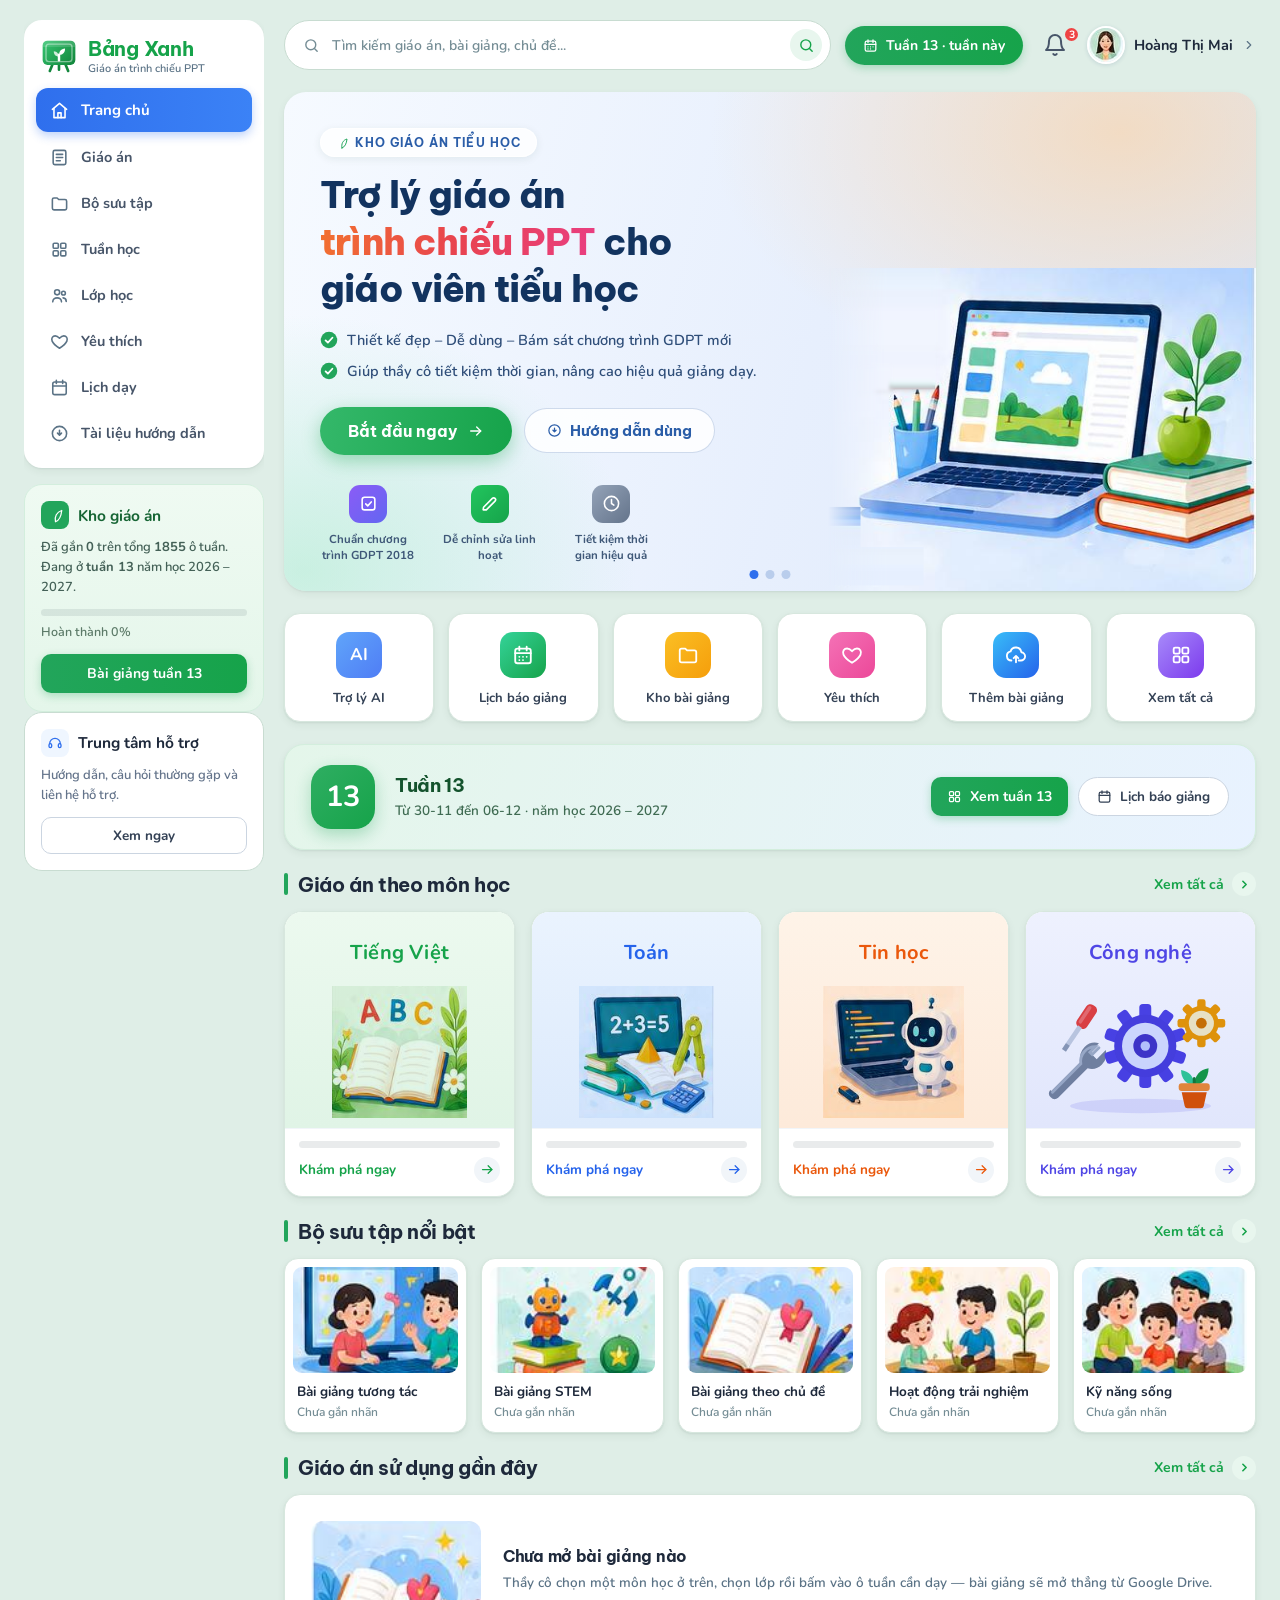
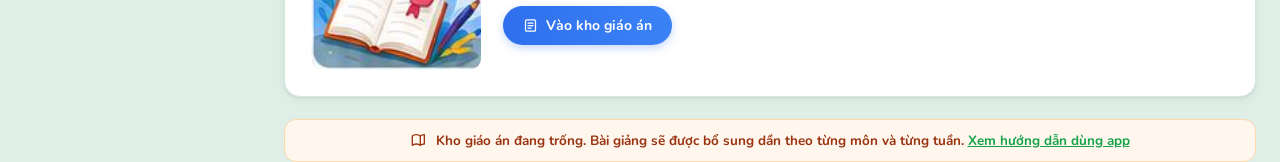
<file: index.html>
<!DOCTYPE html>
<html lang="vi">
<head>
<meta charset="UTF-8">
<meta name="viewport" content="width=device-width, initial-scale=1.0, viewport-fit=cover">
<title>Bảng Xanh – Giáo án trình chiếu PPT</title>
<meta name="description" content="Kho bài giảng trình chiếu PPT tiểu học theo môn, lớp và 35 tuần học, mở thẳng từ Google Drive.">
<link rel="icon" href="data:image/svg+xml,<svg xmlns='http://www.w3.org/2000/svg' viewBox='0 0 36 36'><path d='M12 25.6 9.3 32.2M24 25.6l2.7 6.6M18 25.6V31' stroke='%2312873c' stroke-width='2.5' stroke-linecap='round' fill='none'/><rect x='2.5' y='3.5' width='31' height='23' rx='4.6' fill='%2318a94e'/><rect x='5.7' y='6.7' width='24.6' height='16.6' rx='2.7' stroke='%23ffffff' stroke-opacity='.45' stroke-width='1.3' fill='none'/><path d='M18 22.1v-5.4' stroke='%23fff' stroke-width='2.3' stroke-linecap='round' fill='none'/><path d='M18.3 17c-.5-3.2 1.7-5.8 5.4-6.1.3 3.4-1.9 6-5.4 6.1z' fill='%23fff'/><path d='M17.7 18.6c.2-2.6-1.6-4.7-4.6-5-.2 2.8 1.6 5 4.6 5z' fill='%23ffffff' fill-opacity='.78'/></svg>">
<link rel="apple-touch-icon" href="assets/img/icon.svg">
<link rel="manifest" href="manifest.webmanifest">
<meta name="theme-color" content="#16a34a">
<meta name="apple-mobile-web-app-capable" content="yes">
<meta name="apple-mobile-web-app-title" content="Bảng Xanh">
<meta property="og:title" content="Bảng Xanh – Giáo án trình chiếu PPT tiểu học">
<meta property="og:description" content="Chọn môn → chọn lớp → chọn tuần là có ngay bài giảng, mở thẳng từ Google Drive.">
<meta property="og:type" content="website">
<link rel="preconnect" href="https://fonts.googleapis.com">
<link rel="preconnect" href="https://fonts.gstatic.com" crossorigin>
<!-- Be Vietnam Pro: font thiết kế riêng cho tiếng Việt, dấu thanh đặt cân đối
     nên tiêu đề chữ to không bị chồng dấu. Nunito giữ lại làm dự phòng. -->
<link href="https://fonts.googleapis.com/css2?family=Be+Vietnam+Pro:wght@500;600;700;800;900&family=Nunito:wght@400;600;700;800;900&display=swap" rel="stylesheet">
<link href="https://fonts.cdnfonts.com/css/utm-avo" rel="stylesheet">
<link rel="stylesheet" href="assets/css/style.css">
</head>
<body>

<!-- ===== Bộ icon dùng chung (lấy từ bản thiết kế) ===== -->
<svg style="display:none" aria-hidden="true">
  <symbol id="i-home" viewBox="0 0 24 24"><path d="M3 10.5 12 3l9 7.5"/><path d="M5 9.5V21h14V9.5"/><path d="M10 21v-6h4v6"/></symbol>
  <symbol id="i-book" viewBox="0 0 24 24"><rect x="4" y="3" width="16" height="18" rx="2"/><path d="M8 8h8M8 12h8M8 16h5"/></symbol>
  <symbol id="i-folder" viewBox="0 0 24 24"><path d="M3 7a2 2 0 0 1 2-2h4l2 2h8a2 2 0 0 1 2 2v9a2 2 0 0 1-2 2H5a2 2 0 0 1-2-2V7z"/></symbol>
  <symbol id="i-grid" viewBox="0 0 24 24"><rect x="4" y="4" width="6.5" height="6.5" rx="1.5"/><rect x="13.5" y="4" width="6.5" height="6.5" rx="1.5"/><rect x="4" y="13.5" width="6.5" height="6.5" rx="1.5"/><rect x="13.5" y="13.5" width="6.5" height="6.5" rx="1.5"/></symbol>
  <symbol id="i-users" viewBox="0 0 24 24"><circle cx="9" cy="8" r="3.2"/><path d="M3.5 20c0-3 2.5-5 5.5-5s5.5 2 5.5 5"/><circle cx="17" cy="9" r="2.4"/><path d="M16.5 15c2.5.2 4 2 4 4.5"/></symbol>
  <symbol id="i-heart" viewBox="0 0 24 24"><path d="M12 20.5s-7.5-4.7-9.3-9C1.3 8 3.4 4.9 6.6 4.9c2 0 3.6 1.1 5.4 3 1.8-1.9 3.4-3 5.4-3 3.2 0 5.3 3.1 3.9 6.6-1.8 4.3-9.3 9-9.3 9z"/></symbol>
  <symbol id="i-calendar" viewBox="0 0 24 24"><rect x="3.5" y="5" width="17" height="16" rx="2.5"/><path d="M8 3v4M16 3v4M3.5 10h17"/></symbol>
  <symbol id="i-calendar-full" viewBox="0 0 24 24"><rect x="3.5" y="5" width="17" height="16" rx="2.5"/><path d="M8 3v4M16 3v4M3.5 10h17M8 14h.01M12 14h.01M16 14h.01M8 17.5h.01M12 17.5h.01"/></symbol>
  <symbol id="i-help" viewBox="0 0 24 24"><circle cx="12" cy="12" r="9"/><path d="M12 8v6M9.5 11.5 12 14l2.5-2.5"/></symbol>
  <symbol id="i-search" viewBox="0 0 24 24"><circle cx="11" cy="11" r="7"/><path d="m20 20-3.5-3.5"/></symbol>
  <symbol id="i-bell" viewBox="0 0 24 24"><path d="M18 8a6 6 0 0 0-12 0c0 7-3 9-3 9h18s-3-2-3-9"/><path d="M13.7 21a2 2 0 0 1-3.4 0"/></symbol>
  <symbol id="i-upload" viewBox="0 0 24 24"><path d="M7 18a5 5 0 0 1-.9-9.9A6 6 0 0 1 17.8 9 4.5 4.5 0 0 1 17 18h-2"/><path d="M12 13v7M9.5 15.5 12 13l2.5 2.5"/></symbol>
  <symbol id="i-download" viewBox="0 0 24 24"><path d="M12 4v12m0 0 4-4m-4 4-4-4"/><path d="M4 18v1a2 2 0 0 0 2 2h12a2 2 0 0 0 2-2v-1"/></symbol>
  <symbol id="i-chevron" viewBox="0 0 24 24"><path d="m9 6 6 6-6 6"/></symbol>
  <symbol id="i-back" viewBox="0 0 24 24"><path d="m15 6-6 6 6 6"/></symbol>
  <symbol id="i-arrow" viewBox="0 0 24 24"><path d="M4 12h15"/><path d="m13 6 6 6-6 6"/></symbol>
  <symbol id="i-clock" viewBox="0 0 24 24"><circle cx="12" cy="12" r="9"/><path d="M12 7v5l3 2"/></symbol>
  <symbol id="i-play" viewBox="0 0 24 24"><path d="M7 5.5v13l10.5-6.5z"/></symbol>
  <symbol id="i-eye" viewBox="0 0 24 24"><path d="M2.5 12S6 6 12 6s9.5 6 9.5 6-3.5 6-9.5 6-9.5-6-9.5-6z"/><circle cx="12" cy="12" r="2.8"/></symbol>
  <symbol id="i-link" viewBox="0 0 24 24"><path d="M10.5 13.5a4 4 0 0 0 5.7 0l2.6-2.6a4 4 0 1 0-5.7-5.7L11.6 6.7"/><path d="M13.5 10.5a4 4 0 0 0-5.7 0l-2.6 2.6a4 4 0 1 0 5.7 5.7l1.4-1.4"/></symbol>
  <symbol id="i-plus" viewBox="0 0 24 24"><path d="M12 5v14M5 12h14"/></symbol>
  <symbol id="i-trash" viewBox="0 0 24 24"><path d="M4 7h16M9 7V5h6v2M6 7l1 13h10l1-13"/></symbol>
  <symbol id="i-x" viewBox="0 0 24 24"><path d="M6 6l12 12M18 6 6 18"/></symbol>
  <symbol id="i-check" viewBox="0 0 24 24"><path d="m5 12.5 4.5 4.5L19 7.5"/></symbol>
  <symbol id="i-menu" viewBox="0 0 24 24"><path d="M4 7h16M4 12h16M4 17h16"/></symbol>
  <symbol id="i-external" viewBox="0 0 24 24"><path d="M14 4h6v6M20 4l-8.5 8.5"/><path d="M18 14v5a1 1 0 0 1-1 1H5a1 1 0 0 1-1-1V7a1 1 0 0 1 1-1h5"/></symbol>
  <symbol id="i-user" viewBox="0 0 24 24"><circle cx="12" cy="8" r="4"/><path d="M4.5 21c0-4 3.5-6.5 7.5-6.5s7.5 2.5 7.5 6.5"/></symbol>
  <symbol id="i-copy" viewBox="0 0 24 24"><rect x="9" y="9" width="11" height="11" rx="2"/><path d="M5 15V5a2 2 0 0 1 2-2h8"/></symbol>
  <symbol id="i-edit" viewBox="0 0 24 24"><path d="M4 20h4L19 9a2.4 2.4 0 0 0-3.4-3.4L4.5 16.7 4 20z"/></symbol>
  <symbol id="i-support" viewBox="0 0 24 24"><path d="M4 13a8 8 0 0 1 16 0"/><rect x="3" y="13" width="4" height="6" rx="2"/><rect x="17" y="13" width="4" height="6" rx="2"/></symbol>
  <symbol id="i-shield" viewBox="0 0 24 24"><rect x="4" y="4" width="16" height="16" rx="3"/><path d="m8.5 12.5 2.5 2.5 4.5-5"/></symbol>
  <symbol id="i-book-open" viewBox="0 0 24 24"><path d="M2 6s2-2 6-2 6 2 6 2v14s-2-2-6-2-6 2-6 2V6z"/><path d="M14 6s2-2 6-2v14c-4 0-6 2-6 2"/></symbol>
</svg>
<svg style="display:none" aria-hidden="true">
  <symbol id="f-star" viewBox="0 0 24 24"><path d="M3 8l5 4 4-7 4 7 5-4-2 11H5L3 8z"/></symbol>
  <symbol id="f-heart" viewBox="0 0 24 24"><path d="M12 20.5s-7.5-4.7-9.3-9C1.3 8 3.4 4.9 6.6 4.9c2 0 3.6 1.1 5.4 3 1.8-1.9 3.4-3 5.4-3 3.2 0 5.3 3.1 3.9 6.6-1.8 4.3-9.3 9-9.3 9z"/></symbol>
  <symbol id="f-grid" viewBox="0 0 24 24"><rect x="4" y="4" width="6.5" height="6.5" rx="1.5"/><rect x="13.5" y="4" width="6.5" height="6.5" rx="1.5"/><rect x="4" y="13.5" width="6.5" height="6.5" rx="1.5"/><rect x="13.5" y="13.5" width="6.5" height="6.5" rx="1.5"/></symbol>
  <symbol id="f-leaf" viewBox="0 0 24 24"><path d="M12 22c-2-8 2-16 10-18-1 9-4 16-10 18z"/></symbol>
  <symbol id="f-check-c" viewBox="0 0 24 24"><circle cx="12" cy="12" r="11"/></symbol>
</svg>

<!-- Biểu tượng PowerPoint (nhiều màu, không lấy theo màu chữ như các icon nét).
     Ẩn bằng width/height 0 chứ KHÔNG dùng display:none — với display:none
     trình duyệt không dựng gradient nên icon sẽ mất màu. -->
<svg aria-hidden="true" style="position:absolute;width:0;height:0;overflow:hidden">
  <defs>
    <linearGradient id="ppt-tron" x1="5" y1="27" x2="29" y2="4" gradientUnits="userSpaceOnUse">
      <stop offset="0" stop-color="#E93E82"/><stop offset=".45" stop-color="#E0453F"/><stop offset="1" stop-color="#F1712F"/>
    </linearGradient>
    <linearGradient id="ppt-cam" x1="16" y1="19" x2="30" y2="3" gradientUnits="userSpaceOnUse">
      <stop offset="0" stop-color="#F5883A"/><stop offset="1" stop-color="#FFCE7D"/>
    </linearGradient>
    <linearGradient id="ppt-o" x1="1" y1="28" x2="14" y2="15" gradientUnits="userSpaceOnUse">
      <stop offset="0" stop-color="#A81325"/><stop offset="1" stop-color="#D82A3E"/>
    </linearGradient>
    <linearGradient id="bx-bang" x1="5" y1="3" x2="31" y2="27" gradientUnits="userSpaceOnUse">
      <stop offset="0" stop-color="#35c26f"/><stop offset="1" stop-color="#12873c"/>
    </linearGradient>
  </defs>

  <!-- Logo Bảng Xanh: tấm bảng xanh trên giá, có mầm cây mọc lên —
       đúng nghĩa cái tên. Dùng chung cho cột trái, thanh trên điện thoại. -->
  <symbol id="f-logo" viewBox="0 0 36 36">
    <path d="M12 25.6 9.3 32.2M24 25.6l2.7 6.6M18 25.6V31" stroke="#12873c" stroke-width="2.5" stroke-linecap="round" fill="none"/>
    <rect x="2.5" y="3.5" width="31" height="23" rx="4.6" fill="url(#bx-bang)"/>
    <path d="M2.5 8.1a4.6 4.6 0 0 1 4.6-4.6h21.8a4.6 4.6 0 0 1 4.6 4.6v1.4H2.5z" fill="#fff" fill-opacity=".13"/>
    <rect x="5.7" y="6.7" width="24.6" height="16.6" rx="2.7" stroke="#fff" stroke-opacity=".45" stroke-width="1.3" fill="none"/>
    <path d="M18 22.1v-5.4" stroke="#fff" stroke-width="2.3" stroke-linecap="round" fill="none"/>
    <path d="M18.3 17c-.5-3.2 1.7-5.8 5.4-6.1.3 3.4-1.9 6-5.4 6.1z" fill="#fff"/>
    <path d="M17.7 18.6c.2-2.6-1.6-4.7-4.6-5-.2 2.8 1.6 5 4.6 5z" fill="#fff" fill-opacity=".78"/>
  </symbol>
  <symbol id="f-ppt" viewBox="0 0 32 32">
    <circle cx="17.5" cy="15" r="13.5" fill="url(#ppt-tron)"/>
    <path d="M14.5 1.84A13.5 13.5 0 0 1 30.77 17.5H21.5A7 7 0 0 0 14.5 10.5Z" fill="url(#ppt-cam)"/>
    <rect x=".8" y="14.2" width="13.6" height="13.6" rx="3.2" fill="url(#ppt-o)"/>
    <path fill-rule="evenodd" fill="#fff" d="M4.6 16.4h3.8c2.35 0 4 1.45 4 3.55S10.75 23.5 8.4 23.5H6.9v2.4H4.6Zm2.3 2.05v3h1.4c1.05 0 1.75-.6 1.75-1.5s-.7-1.5-1.75-1.5Z"/>
  </symbol>
</svg>

<div class="layout">

  <!-- ===================== SIDEBAR ===================== -->
  <aside id="sidebar">
    <div class="side-card">
      <a class="logo" href="#/">
        <svg class="bx-logo" width="38" height="38" viewBox="0 0 36 36" aria-hidden="true"><use href="#f-logo"/></svg>
        <div><div class="logo-name">Bảng Xanh</div><div class="logo-sub">Giáo án trình chiếu PPT</div></div>
      </a>
      <nav id="nav">
        <a class="nav-item" href="#/"><svg class="ic19"><use href="#i-home"/></svg> Trang chủ</a>
        <a class="nav-item" href="#/giao-an"><svg class="ic19"><use href="#i-book"/></svg> Giáo án</a>
        <a class="nav-item" href="#/bo-suu-tap"><svg class="ic19"><use href="#i-folder"/></svg> Bộ sưu tập</a>
        <a class="nav-item" href="#/tuan-hoc"><svg class="ic19"><use href="#i-grid"/></svg> Tuần học</a>
        <a class="nav-item" href="#/lop-hoc"><svg class="ic19"><use href="#i-users"/></svg> Lớp học</a>
        <a class="nav-item" href="#/yeu-thich"><svg class="ic19"><use href="#i-heart"/></svg> Yêu thích</a>
        <a class="nav-item" href="#/lich-day"><svg class="ic19"><use href="#i-calendar"/></svg> Lịch dạy</a>
        <a class="nav-item" href="#/huong-dan"><svg class="ic19"><use href="#i-help"/></svg> Tài liệu hướng dẫn</a>
      </nav>
    </div>

    <div id="sideExtra"></div>

    <img class="teacher" src="assets/img/teacher.png" alt="Cô giáo">
  </aside>
  <div class="sidebar-backdrop" id="sidebarBackdrop"></div>

  <!-- ===================== NỘI DUNG ===================== -->
  <main>
    <div class="m-logo">
      <button class="m-menu" id="btnMenu" aria-label="Mở menu"><svg class="ic22"><use href="#i-menu"/></svg></button>
      <a class="logo" href="#/" style="padding:0">
        <svg class="bx-logo" width="34" height="34" viewBox="0 0 36 36" aria-hidden="true"><use href="#f-logo"/></svg>
        <div><div class="logo-name">Bảng Xanh</div><div class="logo-sub">Giáo án trình chiếu PPT</div></div>
      </a>
    </div>

    <div class="topbar">
      <form class="search" id="searchForm" role="search">
        <svg class="ic17"><use href="#i-search"/></svg>
        <input id="searchInput" type="search" placeholder="Tìm kiếm giáo án, bài giảng, chủ đề..." aria-label="Tìm kiếm" autocomplete="off">
        <button type="submit" class="search-go" aria-label="Tìm"><svg class="ic17"><use href="#i-search"/></svg></button>
      </form>
      <a class="btn-pro" id="btnTuanNay" href="#/tuan-hoc"><svg class="ic15"><use href="#i-calendar-full"/></svg> <span>Tuần học</span></a>
      <button class="bell" id="btnBell" aria-label="Thông báo">
        <svg class="ic24"><use href="#i-bell"/></svg><span class="badge" id="bellBadge">3</span>
      </button>
      <a class="user" href="#/tai-khoan">
        <img src="assets/img/avatar.png" alt="">
        <b id="meName">Hoàng Thị Mai</b>
        <svg class="ic14 chev"><use href="#i-chevron"/></svg>
      </a>
    </div>

    <div id="view"></div>
  </main>
</div>

<!-- ===================== THANH TAB DƯỚI ===================== -->
<div class="tabs" id="tabs">
  <a class="tab" href="#/" data-tab="#/"><svg class="ic22"><use href="#i-home"/></svg><span>Trang chủ</span></a>
  <a class="tab" href="#/tim-kiem" data-tab="#/tim-kiem"><svg class="ic22"><use href="#i-search"/></svg><span>Tìm kiếm</span></a>
  <a class="tab" href="#/lop-hoc" data-tab="#/lop-hoc"><svg class="ic22"><use href="#i-users"/></svg><span>Lớp học của tôi</span></a>
  <a class="tab" href="#/yeu-thich" data-tab="#/yeu-thich"><svg class="ic22"><use href="#i-heart"/></svg><span>Yêu thích</span></a>
  <a class="tab" href="#/tai-khoan" data-tab="#/tai-khoan"><svg class="ic22"><use href="#i-user"/></svg><span>Tài khoản</span></a>
</div>

<div id="modalRoot"></div>
<div id="toastRoot" class="toast-root" aria-live="polite"></div>


<!-- ===========================================================================
     LINK BÀI GIẢNG nằm ở file  assets/js/links.js  (mở bằng Notepad là sửa được)
     =========================================================================== -->
<script src="assets/js/links.js"></script>
<script src="assets/js/data.js"></script>
<script src="assets/js/app.js"></script>

<!-- Cho phép cài app lên màn hình chính và mở được khi lớp mất mạng.
     Chỉ chạy trên https hoặc localhost; mở bằng file:// thì bỏ qua. -->
<script>
if ("serviceWorker" in navigator && location.protocol !== "file:") {
  window.addEventListener("load", function () {
    navigator.serviceWorker.register("sw.js").catch(function () {});
  });
}
</script>
</body>
</html>
</file>
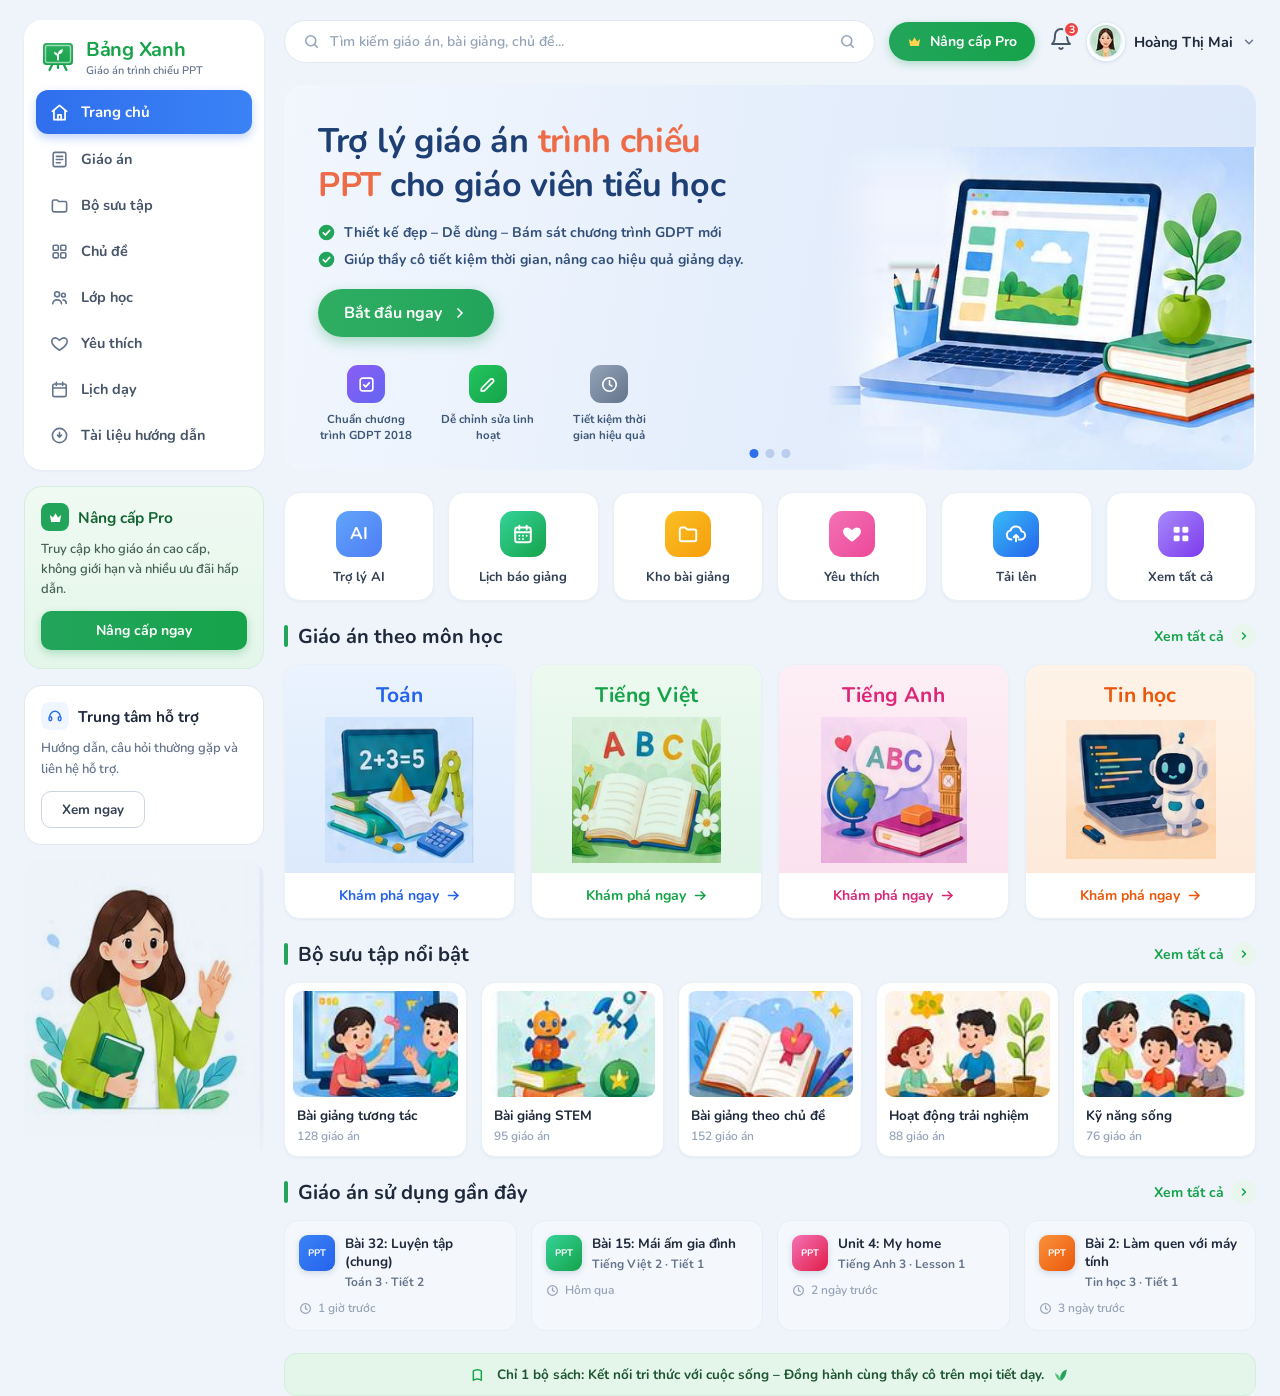
<file: design_handoff_bang_xanh/index.html>
<!DOCTYPE html>
<html lang="vi">
<head>
<meta charset="UTF-8">
<meta name="viewport" content="width=device-width, initial-scale=1.0">
<title>Bảng Xanh – Giáo án trình chiếu PPT</title>
<link rel="preconnect" href="https://fonts.googleapis.com">
<link href="https://fonts.googleapis.com/css2?family=Nunito:wght@400;600;700;800;900&display=swap" rel="stylesheet">
<link href="https://fonts.cdnfonts.com/css/utm-avo" rel="stylesheet">
<style>
*{box-sizing:border-box}
body{margin:0;background:#eef4fa;font-family:'UTM Avo','Nunito',sans-serif;-webkit-font-smoothing:antialiased;color:#1e293b}
a{color:#16a34a;text-decoration:none}a:hover{color:#15803d}
button{font-family:'UTM Avo','Nunito',sans-serif;cursor:pointer;border:none}
.layout{max-width:1400px;margin:0 auto;display:flex;gap:20px;padding:20px 24px 0;align-items:flex-start}
/* Sidebar */
aside{width:240px;flex-shrink:0;display:flex;flex-direction:column;gap:16px}
.side-card{background:#fff;border-radius:18px;padding:14px 12px;box-shadow:0 1px 3px rgba(30,64,120,.06)}
.logo{display:flex;align-items:center;gap:10px;padding:2px 4px 12px}
.logo-name{font-size:20px;font-weight:700;color:#16a34a;letter-spacing:-.3px;}
.logo-sub{font-size:11px;color:#64748b;font-weight:600}
nav{display:flex;flex-direction:column;gap:4px}
.nav-item{display:flex;align-items:center;gap:12px;padding:11px 14px;border-radius:12px;color:#475569;font-weight:700;font-size:14.5px;cursor:pointer}
.nav-item:hover{background:#f1f5f9;color:#16a34a}
.nav-item.active{padding:12px 14px;background:linear-gradient(90deg,#2f6fed,#3b82f6);color:#fff;font-weight:700;font-size:15px;box-shadow:0 4px 10px rgba(47,111,237,.3)}
.nav-item svg{color:#64748b}.nav-item.active svg{color:#fff}
.pro-card{background:linear-gradient(180deg,#effaf2,#e4f6ea);border:1px solid #d3eedd;border-radius:18px;padding:16px 16px 18px}
.support-card{background:#fff;border:1px solid #e2e8f0;border-radius:18px;padding:16px}
.card-head{display:flex;align-items:center;gap:9px;margin-bottom:8px}
.card-head .ic{width:28px;height:28px;border-radius:8px;display:flex;align-items:center;justify-content:center}
.card-head span.tt{font-weight:700;font-size:15.5px}
.card-body{font-size:13px;font-weight:600;line-height:1.55;margin-bottom:12px}
.btn-green{background:linear-gradient(90deg,#22a55b,#16a34a);color:#fff;border-radius:10px;padding:10px 0;font-weight:700;font-size:14px;width:100%;box-shadow:0 3px 8px rgba(34,165,91,.3)}
.btn-green:hover{filter:brightness(1.05)}
.btn-outline{background:#fff;border:1.5px solid #cbd5e1;border-radius:10px;padding:8px 20px;font-weight:700;font-size:13.5px;color:#334155}
.btn-outline:hover{border-color:#16a34a;color:#16a34a}
.teacher{width:100%;border-radius:16px;display:block;mix-blend-mode:multiply;-webkit-mask-image:linear-gradient(180deg,#000 86%,transparent 100%);mask-image:linear-gradient(180deg,#000 86%,transparent 100%)}
/* Main */
main{flex:1;min-width:0;display:flex;flex-direction:column;gap:22px}
.topbar{display:flex;align-items:center;gap:14px}
.search{flex:1;display:flex;align-items:center;gap:10px;background:#fff;border:1px solid #e2e8f0;border-radius:999px;padding:11px 18px;color:#94a3b8}
.search span{flex:1;font-size:14px;font-weight:600}
.btn-pro{display:flex;align-items:center;gap:8px;background:linear-gradient(90deg,#22a55b,#16a34a);color:#fff;border-radius:999px;padding:10px 18px;font-weight:700;font-size:14px;box-shadow:0 3px 8px rgba(34,165,91,.3)}
.bell{position:relative;cursor:pointer;color:#475569}
.badge{position:absolute;top:-6px;right:-7px;background:#ef4444;color:#fff;font-size:10.5px;font-weight:700;border-radius:999px;min-width:17px;height:17px;display:flex;align-items:center;justify-content:center;border:2px solid #eef4fa}
.user{display:flex;align-items:center;gap:9px;cursor:pointer}
.user img{width:38px;height:38px;border-radius:999px;object-fit:cover;border:2px solid #fff;box-shadow:0 1px 4px rgba(30,64,120,.15)}
.user b{font-weight:700;font-size:14.5px}
/* Hero */
.hero{position:relative;border-radius:20px;overflow:hidden;background:linear-gradient(100deg,#f2f7fe 0%,#e3edfb 55%,#dbe8fa 100%);padding:34px 0 26px 34px;min-height:340px}
.hero-img{position:absolute;right:0;bottom:0;width:min(448px,44%);height:auto;object-fit:cover;-webkit-mask-image:linear-gradient(90deg,transparent 0%,#000 14%);mask-image:linear-gradient(90deg,transparent 0%,#000 14%)}
.hero-content{position:relative;max-width:min(430px,50%);display:flex;flex-direction:column;align-items:flex-start}
.hero h1{margin:0 0 16px;font-size:34px;line-height:1.3;font-weight:700;color:#1d3f74;letter-spacing:-.3px;}
.hero h1 em{font-style:normal;color:#ED6C47;}
.checks{display:flex;flex-direction:column;gap:8px;margin-bottom:20px}
.checks div{display:flex;align-items:center;gap:9px;font-size:14px;font-weight:700;color:#33507a}
.btn-cta{display:flex;align-items:center;gap:10px;background:linear-gradient(90deg,#2fae62,#22a55b);color:#fff;border-radius:999px;padding:13px 26px;font-weight:700;font-size:16px;box-shadow:0 5px 14px rgba(34,165,91,.35);margin-bottom:28px}
.btn-cta:hover{filter:brightness(1.05)}
.features{display:flex;gap:clamp(10px,2vw,26px);flex-wrap:wrap;max-width:100%}
.feature{position:relative;z-index:1}
.feature{display:flex;flex-direction:column;align-items:center;gap:8px;width:min(96px,28%);text-align:center}
.feature .ic{width:38px;height:38px;border-radius:11px;display:flex;align-items:center;justify-content:center;color:#fff}
.feature span.lb{font-size:11.5px;font-weight:700;color:#3f5878;line-height:1.4}
.dots{position:absolute;left:50%;transform:translateX(-50%);bottom:12px;display:flex;gap:7px}
.dots span{width:9px;height:9px;border-radius:999px;background:#b9cdec}
.dots span.on{background:#2f6fed}
/* Quick actions */
.quick{display:grid;grid-template-columns:repeat(6,1fr);gap:14px}
.quick-card{background:#fff;border:1px solid #eaf0f6;border-radius:16px;padding:18px 8px 14px;display:flex;flex-direction:column;align-items:center;gap:11px;cursor:pointer;box-shadow:0 1px 3px rgba(30,64,120,.05);transition:.15s}
.quick-card:hover{box-shadow:0 6px 16px rgba(30,64,120,.12);transform:translateY(-2px)}
.quick-card .ic{width:46px;height:46px;border-radius:13px;display:flex;align-items:center;justify-content:center;color:#fff}
.quick-card .lb{font-size:13px;font-weight:700;color:#334155}
.qai{font-size:17px;font-weight:700;color:#fff}
/* Sections */
.sec-head{display:flex;align-items:center;justify-content:space-between;margin-bottom:14px}
.sec-title{display:flex;align-items:center;gap:10px}
.sec-title .bar{width:4px;height:22px;border-radius:4px;background:#22a55b}
.sec-title h2{margin:0;font-size:20px;font-weight:700;color:#1e293b;}
.see-all{display:flex;align-items:center;gap:8px;font-size:14px;font-weight:700}
.see-all .chev{width:24px;height:24px;border-radius:999px;background:#e8f6ee;display:flex;align-items:center;justify-content:center}
/* Subjects */
.subjects{display:grid;grid-template-columns:repeat(4,1fr);gap:16px}
a.subj{display:block}
.subj{border-radius:16px;overflow:hidden;background:#fff;border:1px solid #eaf0f6;cursor:pointer;box-shadow:0 1px 3px rgba(30,64,120,.05);transition:.15s}
.subj:hover{box-shadow:0 8px 20px rgba(30,64,120,.13);transform:translateY(-2px)}
.subj .top{padding:16px 12px 10px;text-align:center}
.subj .name{font-size:21px;font-weight:700;margin-bottom:8px;letter-spacing:0.2px}
.subj img{width:150px;height:146px;object-fit:contain;display:block;margin:0 auto;mix-blend-mode:multiply}
.subj .cta{padding:13px 0;display:flex;align-items:center;justify-content:center;gap:7px;font-size:14px;font-weight:700}
/* Collections */
.cols{display:grid;grid-template-columns:repeat(5,1fr);gap:14px}
.col-card{background:#fff;border:1px solid #eaf0f6;border-radius:14px;padding:8px 8px 12px;cursor:pointer;box-shadow:0 1px 3px rgba(30,64,120,.05);transition:.15s}
.col-card:hover{box-shadow:0 8px 20px rgba(30,64,120,.13);transform:translateY(-2px)}
.col-card img{width:100%;height:106px;object-fit:cover;border-radius:9px;display:block;margin-bottom:10px}
.col-card .nm{font-size:13.5px;font-weight:700;padding:0 4px;line-height:1.35}
.col-card .ct{font-size:12px;font-weight:600;color:#94a3b8;padding:3px 4px 0}
/* Recents */
.recents{display:grid;grid-template-columns:repeat(4,1fr);gap:14px}
.recent{background:#f4f8fc;border:1px solid #e7eef5;border-radius:14px;padding:14px;cursor:pointer}
.recent:hover{background:#fff;box-shadow:0 6px 16px rgba(30,64,120,.1)}
.recent .row{display:flex;gap:10px;align-items:flex-start;margin-bottom:10px}
.recent .ppt{width:36px;height:36px;border-radius:9px;flex-shrink:0;display:flex;align-items:center;justify-content:center;color:#fff;font-size:9.5px;font-weight:700;box-shadow:0 2px 6px rgba(30,64,120,.18)}
.recent .tt{font-size:13.5px;font-weight:700;line-height:1.35}
.recent .mt{font-size:12px;font-weight:700;color:#64748b;margin-top:3px}
.recent .tm{display:flex;align-items:center;gap:6px;font-size:12px;font-weight:600;color:#94a3b8}
/* Banner */
.banner{background:#e4f6ea;border:1px solid #d3eedd;border-radius:12px;padding:11px 18px;display:flex;align-items:center;justify-content:center;gap:9px;font-size:13.5px;color:#1e5631;font-weight:700}
.banner b{font-weight:700}
/* Bottom tabs */
.tabs{position:sticky;bottom:0;max-width:1400px;margin:14px auto 0;background:#fff;border-top:1px solid #e7eef5;border-radius:22px 22px 0 0;box-shadow:0 -6px 20px rgba(30,64,120,.08);display:flex;justify-content:space-around;padding:10px 40px 12px}
.tab{display:flex;flex-direction:column;align-items:center;gap:5px;cursor:pointer;color:#94a3b8;min-width:64px}
.tab.active{color:#16a34a}
.tab span{font-size:12px;font-weight:700}
.m-logo{display:none;align-items:center;gap:10px}
@media (min-width:900px){.tabs{display:none}}
@media (max-width:899px){
  aside{display:none}
  .m-logo{display:flex}
  .layout{padding:14px 14px 0;gap:0}
  main{gap:18px}
  .topbar{flex-wrap:wrap;gap:10px}
  .search{order:5;flex-basis:100%}
  .user b,.user svg{display:none}
  .btn-pro{padding:9px 14px;font-size:13px}
  .hero{padding:24px 20px 20px;min-height:0}
  .hero-content{max-width:100%}
  .hero h1{font-size:25px}
  .hero-img{position:static;width:100%;height:auto;-webkit-mask-image:none;mask-image:none;border-radius:14px;margin-top:6px}
  .features{gap:12px;flex-wrap:wrap}
  .dots{position:static;transform:none;justify-content:center;margin-top:12px}
  .quick{grid-template-columns:repeat(3,1fr);gap:10px}
  .subjects{grid-template-columns:repeat(2,1fr);gap:12px}
  .subj img{width:100%;height:130px}
  .cols{grid-template-columns:repeat(2,1fr);gap:12px}
  .recents{grid-template-columns:1fr;gap:10px}
  .banner{flex-wrap:wrap;text-align:center;font-size:12.5px}
  .tabs{border-radius:16px 16px 0 0;padding:8px 8px 10px}
  .tab{min-width:0}.tab span{font-size:11px}
}
</style>
</head>
<body>
<div class="layout">
<aside>
  <div class="side-card">
    <div class="logo">
      <svg width="36" height="36" viewBox="0 0 36 36" fill="none"><defs><linearGradient id="bxg" x1="0" y1="0" x2="0" y2="1"><stop offset="0" stop-color="#2fae62"/><stop offset="1" stop-color="#16a34a"/></linearGradient></defs><rect x="3" y="4" width="30" height="22" rx="3.5" fill="url(#bxg)"/><rect x="5.5" y="6.5" width="25" height="17" rx="2" fill="none" stroke="#ffffff" stroke-opacity="0.55" stroke-width="1.4"/><path d="M18 20.5v-5" stroke="#fff" stroke-width="2" stroke-linecap="round"/><path d="M18 15.5c-.2-2.8 1.8-5 4.8-5.2.2 3-1.8 5.2-4.8 5.2z" fill="#fff"/><path d="M18 17c0-2.2-1.6-4-4-4.2 0 2.4 1.6 4.1 4 4.2z" fill="#fff" fill-opacity="0.85"/><path d="M12 26l-2.5 5M24 26l2.5 5" stroke="#16a34a" stroke-width="2.2" stroke-linecap="round"/><path d="M18 26v3" stroke="#16a34a" stroke-width="2.2" stroke-linecap="round"/></svg>
      <div><div class="logo-name">Bảng Xanh</div><div class="logo-sub">Giáo án trình chiếu PPT</div></div>
    </div>
    <nav>
      <div class="nav-item active"><svg width="19" height="19" viewBox="0 0 24 24" fill="none" stroke="currentColor" stroke-width="2.2" stroke-linecap="round" stroke-linejoin="round"><path d="M3 10.5 12 3l9 7.5"/><path d="M5 9.5V21h14V9.5"/><path d="M10 21v-6h4v6"/></svg> Trang chủ</div>
      <div class="nav-item"><svg width="19" height="19" viewBox="0 0 24 24" fill="none" stroke="currentColor" stroke-width="2" stroke-linecap="round" stroke-linejoin="round"><rect x="4" y="3" width="16" height="18" rx="2"/><path d="M8 8h8M8 12h8M8 16h5"/></svg> Giáo án</div>
      <div class="nav-item"><svg width="19" height="19" viewBox="0 0 24 24" fill="none" stroke="currentColor" stroke-width="2" stroke-linecap="round" stroke-linejoin="round"><path d="M3 7a2 2 0 0 1 2-2h4l2 2h8a2 2 0 0 1 2 2v9a2 2 0 0 1-2 2H5a2 2 0 0 1-2-2V7z"/></svg> Bộ sưu tập</div>
      <div class="nav-item"><svg width="19" height="19" viewBox="0 0 24 24" fill="none" stroke="currentColor" stroke-width="2" stroke-linecap="round" stroke-linejoin="round"><rect x="4" y="4" width="6.5" height="6.5" rx="1.5"/><rect x="13.5" y="4" width="6.5" height="6.5" rx="1.5"/><rect x="4" y="13.5" width="6.5" height="6.5" rx="1.5"/><rect x="13.5" y="13.5" width="6.5" height="6.5" rx="1.5"/></svg> Chủ đề</div>
      <div class="nav-item"><svg width="19" height="19" viewBox="0 0 24 24" fill="none" stroke="currentColor" stroke-width="2" stroke-linecap="round" stroke-linejoin="round"><circle cx="9" cy="8" r="3.2"/><path d="M3.5 20c0-3 2.5-5 5.5-5s5.5 2 5.5 5"/><circle cx="17" cy="9" r="2.4"/><path d="M16.5 15c2.5.2 4 2 4 4.5"/></svg> Lớp học</div>
      <div class="nav-item"><svg width="19" height="19" viewBox="0 0 24 24" fill="none" stroke="currentColor" stroke-width="2" stroke-linecap="round" stroke-linejoin="round"><path d="M12 20.5s-7.5-4.7-9.3-9C1.3 8 3.4 4.9 6.6 4.9c2 0 3.6 1.1 5.4 3 1.8-1.9 3.4-3 5.4-3 3.2 0 5.3 3.1 3.9 6.6-1.8 4.3-9.3 9-9.3 9z"/></svg> Yêu thích</div>
      <div class="nav-item"><svg width="19" height="19" viewBox="0 0 24 24" fill="none" stroke="currentColor" stroke-width="2" stroke-linecap="round" stroke-linejoin="round"><rect x="3.5" y="5" width="17" height="16" rx="2.5"/><path d="M8 3v4M16 3v4M3.5 10h17"/></svg> Lịch dạy</div>
      <div class="nav-item"><svg width="19" height="19" viewBox="0 0 24 24" fill="none" stroke="currentColor" stroke-width="2" stroke-linecap="round" stroke-linejoin="round"><circle cx="12" cy="12" r="9"/><path d="M12 8v6M9.5 11.5 12 14l2.5-2.5"/></svg> Tài liệu hướng dẫn</div>
    </nav>
  </div>
  <div class="pro-card">
    <div class="card-head"><span class="ic" style="background:#22a55b"><svg width="15" height="15" viewBox="0 0 24 24" fill="#fff"><path d="M3 8l5 4 4-7 4 7 5-4-2 11H5L3 8z"/></svg></span><span class="tt" style="color:#166534">Nâng cấp Pro</span></div>
    <div class="card-body" style="color:#446157">Truy cập kho giáo án cao cấp, không giới hạn và nhiều ưu đãi hấp dẫn.</div>
    <button class="btn-green">Nâng cấp ngay</button>
  </div>
  <div class="support-card">
    <div class="card-head"><span class="ic" style="background:#eff6ff;color:#2f6fed"><svg width="16" height="16" viewBox="0 0 24 24" fill="none" stroke="currentColor" stroke-width="2.2" stroke-linecap="round" stroke-linejoin="round"><path d="M4 13a8 8 0 0 1 16 0"/><rect x="3" y="13" width="4" height="6" rx="2"/><rect x="17" y="13" width="4" height="6" rx="2"/></svg></span><span class="tt" style="color:#1e293b">Trung tâm hỗ trợ</span></div>
    <div class="card-body" style="color:#64748b">Hướng dẫn, câu hỏi thường gặp và liên hệ hỗ trợ.</div>
    <button class="btn-outline">Xem ngay</button>
  </div>
  <img class="teacher" src="assets/teacher.png" alt="Cô giáo">
</aside>
<main>
  <div class="m-logo">
    <svg width="36" height="36" viewBox="0 0 36 36" fill="none"><defs><linearGradient id="bxg" x1="0" y1="0" x2="0" y2="1"><stop offset="0" stop-color="#2fae62"/><stop offset="1" stop-color="#16a34a"/></linearGradient></defs><rect x="3" y="4" width="30" height="22" rx="3.5" fill="url(#bxg)"/><rect x="5.5" y="6.5" width="25" height="17" rx="2" fill="none" stroke="#ffffff" stroke-opacity="0.55" stroke-width="1.4"/><path d="M18 20.5v-5" stroke="#fff" stroke-width="2" stroke-linecap="round"/><path d="M18 15.5c-.2-2.8 1.8-5 4.8-5.2.2 3-1.8 5.2-4.8 5.2z" fill="#fff"/><path d="M18 17c0-2.2-1.6-4-4-4.2 0 2.4 1.6 4.1 4 4.2z" fill="#fff" fill-opacity="0.85"/><path d="M12 26l-2.5 5M24 26l2.5 5" stroke="#16a34a" stroke-width="2.2" stroke-linecap="round"/><path d="M18 26v3" stroke="#16a34a" stroke-width="2.2" stroke-linecap="round"/></svg>
    <div><div class="logo-name">Bảng Xanh</div><div class="logo-sub">Giáo án trình chiếu PPT</div></div>
  </div>
  <div class="topbar">
    <div class="search"><svg width="17" height="17" viewBox="0 0 24 24" fill="none" stroke="currentColor" stroke-width="2.2" stroke-linecap="round" stroke-linejoin="round"><circle cx="11" cy="11" r="7"/><path d="m20 20-3.5-3.5"/></svg><span>Tìm kiếm giáo án, bài giảng, chủ đề...</span><svg width="17" height="17" viewBox="0 0 24 24" fill="none" stroke="currentColor" stroke-width="2.2" stroke-linecap="round" stroke-linejoin="round"><circle cx="11" cy="11" r="7"/><path d="m20 20-3.5-3.5"/></svg></div>
    <button class="btn-pro"><svg width="15" height="15" viewBox="0 0 24 24" fill="#ffd34d"><path d="M3 8l5 4 4-7 4 7 5-4-2 11H5L3 8z"/></svg> Nâng cấp Pro</button>
    <div class="bell"><svg width="24" height="24" viewBox="0 0 24 24" fill="none" stroke="currentColor" stroke-width="2" stroke-linecap="round" stroke-linejoin="round"><path d="M18 8a6 6 0 0 0-12 0c0 7-3 9-3 9h18s-3-2-3-9"/><path d="M13.7 21a2 2 0 0 1-3.4 0"/></svg><span class="badge">3</span></div>
    <div class="user"><img src="assets/avatar.png" alt=""><b>Hoàng Thị Mai</b><svg width="14" height="14" viewBox="0 0 24 24" fill="none" stroke="#64748b" stroke-width="2.4" stroke-linecap="round" stroke-linejoin="round"><path d="m6 9 6 6 6-6"/></svg></div>
  </div>
  <div class="hero">
    <div class="hero-content">
      <h1>Trợ lý giáo án <em>trình chiếu PPT</em> cho giáo viên tiểu học</h1>
      <div class="checks">
        <div><svg width="17" height="17" viewBox="0 0 24 24"><circle cx="12" cy="12" r="11" fill="#22a55b"/><path d="m7.5 12.5 3 3 6-6.5" stroke="#fff" stroke-width="2.4" fill="none" stroke-linecap="round" stroke-linejoin="round"/></svg> Thiết kế đẹp – Dễ dùng – Bám sát chương trình GDPT mới</div>
        <div><svg width="17" height="17" viewBox="0 0 24 24"><circle cx="12" cy="12" r="11" fill="#22a55b"/><path d="m7.5 12.5 3 3 6-6.5" stroke="#fff" stroke-width="2.4" fill="none" stroke-linecap="round" stroke-linejoin="round"/></svg> Giúp thầy cô tiết kiệm thời gian, nâng cao hiệu quả giảng dạy.</div>
      </div>
      <button class="btn-cta">Bắt đầu ngay <svg width="16" height="16" viewBox="0 0 24 24" fill="none" stroke="currentColor" stroke-width="2.6" stroke-linecap="round" stroke-linejoin="round"><path d="m9 6 6 6-6 6"/></svg></button>
      <div class="features">
        <div class="feature"><span class="ic" style="background:linear-gradient(135deg,#8b5cf6,#6366f1)"><svg width="19" height="19" viewBox="0 0 24 24" fill="none" stroke="#fff" stroke-width="2.1" stroke-linecap="round" stroke-linejoin="round"><rect x="4" y="4" width="16" height="16" rx="3"/><path d="m8.5 12.5 2.5 2.5 4.5-5"/></svg></span><span class="lb">Chuẩn chương trình GDPT 2018</span></div>
        <div class="feature"><span class="ic" style="background:linear-gradient(135deg,#22c55e,#16a34a)"><svg width="19" height="19" viewBox="0 0 24 24" fill="none" stroke="#fff" stroke-width="2.1" stroke-linecap="round" stroke-linejoin="round"><path d="M4 20h4L19 9a2.4 2.4 0 0 0-3.4-3.4L4.5 16.7 4 20z"/></svg></span><span class="lb">Dễ chỉnh sửa linh hoạt</span></div>
        <div class="feature"><span class="ic" style="background:linear-gradient(135deg,#94a3b8,#64748b)"><svg width="19" height="19" viewBox="0 0 24 24" fill="none" stroke="#fff" stroke-width="2.1" stroke-linecap="round" stroke-linejoin="round"><circle cx="12" cy="12" r="8.5"/><path d="M12 7.5v4.5l3 2"/></svg></span><span class="lb">Tiết kiệm thời gian hiệu quả</span></div>
      </div>
    </div>
    <img class="hero-img" src="assets/hero.png" alt="">
    <div class="dots"><span class="on"></span><span></span><span></span></div>
  </div>
  <div class="quick">
    <div class="quick-card"><span class="ic" style="background:linear-gradient(135deg,#60a5fa,#4f7df5)"><span class="qai">AI</span></span><span class="lb">Trợ lý AI</span></div>
    <div class="quick-card"><span class="ic" style="background:linear-gradient(135deg,#34d399,#16a34a)"><svg width="22" height="22" viewBox="0 0 24 24" fill="none" stroke="currentColor" stroke-width="2.1" stroke-linecap="round" stroke-linejoin="round"><rect x="3.5" y="5" width="17" height="16" rx="2.5"/><path d="M8 3v4M16 3v4M3.5 10h17M8 14h.01M12 14h.01M16 14h.01M8 17.5h.01M12 17.5h.01"/></svg></span><span class="lb">Lịch báo giảng</span></div>
    <div class="quick-card"><span class="ic" style="background:linear-gradient(135deg,#fbbf24,#f59e0b)"><svg width="22" height="22" viewBox="0 0 24 24" fill="none" stroke="currentColor" stroke-width="2.1" stroke-linecap="round" stroke-linejoin="round"><path d="M3 7a2 2 0 0 1 2-2h4l2 2h8a2 2 0 0 1 2 2v9a2 2 0 0 1-2 2H5a2 2 0 0 1-2-2V7z"/></svg></span><span class="lb">Kho bài giảng</span></div>
    <div class="quick-card"><span class="ic" style="background:linear-gradient(135deg,#f472b6,#ec4899)"><svg width="22" height="22" viewBox="0 0 24 24" fill="#fff"><path d="M12 20.5s-7.5-4.7-9.3-9C1.3 8 3.4 4.9 6.6 4.9c2 0 3.6 1.1 5.4 3 1.8-1.9 3.4-3 5.4-3 3.2 0 5.3 3.1 3.9 6.6-1.8 4.3-9.3 9-9.3 9z"/></svg></span><span class="lb">Yêu thích</span></div>
    <div class="quick-card"><span class="ic" style="background:linear-gradient(135deg,#38bdf8,#2563eb)"><svg width="22" height="22" viewBox="0 0 24 24" fill="none" stroke="currentColor" stroke-width="2.1" stroke-linecap="round" stroke-linejoin="round"><path d="M7 18a5 5 0 0 1-.9-9.9A6 6 0 0 1 17.8 9 4.5 4.5 0 0 1 17 18h-2"/><path d="M12 13v7M9.5 15.5 12 13l2.5 2.5"/></svg></span><span class="lb">Tải lên</span></div>
    <div class="quick-card"><span class="ic" style="background:linear-gradient(135deg,#a78bfa,#7c3aed)"><svg width="22" height="22" viewBox="0 0 24 24" fill="#fff"><rect x="4" y="4" width="6.5" height="6.5" rx="1.5"/><rect x="13.5" y="4" width="6.5" height="6.5" rx="1.5"/><rect x="4" y="13.5" width="6.5" height="6.5" rx="1.5"/><rect x="13.5" y="13.5" width="6.5" height="6.5" rx="1.5"/></svg></span><span class="lb">Xem tất cả</span></div>
  </div>
  <section>
    <div class="sec-head"><div class="sec-title"><span class="bar"></span><h2>Giáo án theo môn học</h2></div><a href="#" class="see-all">Xem tất cả <span class="chev"><svg width="12" height="12" viewBox="0 0 24 24" fill="none" stroke="#16a34a" stroke-width="3" stroke-linecap="round" stroke-linejoin="round"><path d="m9 6 6 6-6 6"/></svg></span></a></div>
    <div class="subjects">
      <a class="subj" href="mon.html?mon=toan"><div class="top" style="background:linear-gradient(180deg,#eaf3fe,#dceafc)"><div class="name" style="color:#2563eb">Toán</div><img src="assets/subj-toan.png" alt="Toán"></div><div class="cta" style="color:#2563eb">Khám phá ngay <svg width="15" height="15" viewBox="0 0 24 24" fill="none" stroke="currentColor" stroke-width="2.6" stroke-linecap="round" stroke-linejoin="round"><path d="M4 12h15"/><path d="m13 6 6 6-6 6"/></svg></div></a>
      <a class="subj" href="mon.html?mon=tviet"><div class="top" style="background:linear-gradient(180deg,#ecf9ef,#e0f4e6)"><div class="name" style="color:#16a34a">Tiếng Việt</div><img src="assets/subj-tviet.png" alt="Tiếng Việt"></div><div class="cta" style="color:#16a34a">Khám phá ngay <svg width="15" height="15" viewBox="0 0 24 24" fill="none" stroke="currentColor" stroke-width="2.6" stroke-linecap="round" stroke-linejoin="round"><path d="M4 12h15"/><path d="m13 6 6 6-6 6"/></svg></div></a>
      <a class="subj" href="mon.html?mon=tanh"><div class="top" style="background:linear-gradient(180deg,#fdeef5,#fbe2ee)"><div class="name" style="color:#db2777">Tiếng Anh</div><img src="assets/subj-tanh.png" alt="Tiếng Anh"></div><div class="cta" style="color:#db2777">Khám phá ngay <svg width="15" height="15" viewBox="0 0 24 24" fill="none" stroke="currentColor" stroke-width="2.6" stroke-linecap="round" stroke-linejoin="round"><path d="M4 12h15"/><path d="m13 6 6 6-6 6"/></svg></div></a>
      <a class="subj" href="mon.html?mon=tinhoc"><div class="top" style="background:linear-gradient(180deg,#fef3e8,#fdeada)"><div class="name" style="color:#ea580c">Tin học</div><img src="assets/subj-tinhoc.png" alt="Tin học"></div><div class="cta" style="color:#ea580c">Khám phá ngay <svg width="15" height="15" viewBox="0 0 24 24" fill="none" stroke="currentColor" stroke-width="2.6" stroke-linecap="round" stroke-linejoin="round"><path d="M4 12h15"/><path d="m13 6 6 6-6 6"/></svg></div></a>
    </div>
  </section>
  <section>
    <div class="sec-head"><div class="sec-title"><span class="bar"></span><h2>Bộ sưu tập nổi bật</h2></div><a href="#" class="see-all">Xem tất cả <span class="chev"><svg width="12" height="12" viewBox="0 0 24 24" fill="none" stroke="#16a34a" stroke-width="3" stroke-linecap="round" stroke-linejoin="round"><path d="m9 6 6 6-6 6"/></svg></span></a></div>
    <div class="cols">
      <div class="col-card"><img src="assets/col-1.png" alt="Bài giảng tương tác"><div class="nm">Bài giảng tương tác</div><div class="ct">128 giáo án</div></div>
      <div class="col-card"><img src="assets/col-2.png" alt="Bài giảng STEM"><div class="nm">Bài giảng STEM</div><div class="ct">95 giáo án</div></div>
      <div class="col-card"><img src="assets/col-3.png" alt="Bài giảng theo chủ đề"><div class="nm">Bài giảng theo chủ đề</div><div class="ct">152 giáo án</div></div>
      <div class="col-card"><img src="assets/col-4.png" alt="Hoạt động trải nghiệm"><div class="nm">Hoạt động trải nghiệm</div><div class="ct">88 giáo án</div></div>
      <div class="col-card"><img src="assets/col-5.png" alt="Kỹ năng sống"><div class="nm">Kỹ năng sống</div><div class="ct">76 giáo án</div></div>
    </div>
  </section>
  <section>
    <div class="sec-head"><div class="sec-title"><span class="bar"></span><h2>Giáo án sử dụng gần đây</h2></div><a href="#" class="see-all">Xem tất cả <span class="chev"><svg width="12" height="12" viewBox="0 0 24 24" fill="none" stroke="#16a34a" stroke-width="3" stroke-linecap="round" stroke-linejoin="round"><path d="m9 6 6 6-6 6"/></svg></span></a></div>
    <div class="recents">
      <div class="recent"><div class="row"><span class="ppt" style="background:linear-gradient(135deg,#3b82f6,#2563eb)">PPT</span><div><div class="tt">Bài 32: Luyện tập (chung)</div><div class="mt">Toán 3  ·  Tiết 2</div></div></div><div class="tm"><svg width="13" height="13" viewBox="0 0 24 24" fill="none" stroke="currentColor" stroke-width="2.2" stroke-linecap="round" stroke-linejoin="round"><circle cx="12" cy="12" r="9"/><path d="M12 7v5l3 2"/></svg> 1 giờ trước</div></div>
      <div class="recent"><div class="row"><span class="ppt" style="background:linear-gradient(135deg,#34d399,#16a34a)">PPT</span><div><div class="tt">Bài 15: Mái ấm gia đình</div><div class="mt">Tiếng Việt 2  ·  Tiết 1</div></div></div><div class="tm"><svg width="13" height="13" viewBox="0 0 24 24" fill="none" stroke="currentColor" stroke-width="2.2" stroke-linecap="round" stroke-linejoin="round"><circle cx="12" cy="12" r="9"/><path d="M12 7v5l3 2"/></svg> Hôm qua</div></div>
      <div class="recent"><div class="row"><span class="ppt" style="background:linear-gradient(135deg,#f472b6,#e11d48)">PPT</span><div><div class="tt">Unit 4: My home</div><div class="mt">Tiếng Anh 3  ·  Lesson 1</div></div></div><div class="tm"><svg width="13" height="13" viewBox="0 0 24 24" fill="none" stroke="currentColor" stroke-width="2.2" stroke-linecap="round" stroke-linejoin="round"><circle cx="12" cy="12" r="9"/><path d="M12 7v5l3 2"/></svg> 2 ngày trước</div></div>
      <div class="recent"><div class="row"><span class="ppt" style="background:linear-gradient(135deg,#fb923c,#ea580c)">PPT</span><div><div class="tt">Bài 2: Làm quen với máy tính</div><div class="mt">Tin học 3  ·  Tiết 1</div></div></div><div class="tm"><svg width="13" height="13" viewBox="0 0 24 24" fill="none" stroke="currentColor" stroke-width="2.2" stroke-linecap="round" stroke-linejoin="round"><circle cx="12" cy="12" r="9"/><path d="M12 7v5l3 2"/></svg> 3 ngày trước</div></div>
    </div>
  </section>
  <div class="banner">
    <svg width="16" height="16" viewBox="0 0 24 24" fill="none" stroke="#16a34a" stroke-width="2.2" stroke-linecap="round" stroke-linejoin="round"><path d="M2 6s2-2 6-2 6 2 6 2v14s-2-2-6-2-6 2-6 2V6z"/></svg>
    <span>Chỉ 1 bộ sách: <b>Kết nối tri thức với cuộc sống</b> – Đồng hành cùng thầy cô trên mọi tiết dạy.</span>
    <svg width="15" height="15" viewBox="0 0 24 24" fill="#22a55b"><path d="M12 22c-2-8 2-16 10-18-1 9-4 16-10 18z"/><path d="M12 22c0-6-4-11-9-12 2 7 5 11 9 12z" fill="#5bc17f"/></svg>
  </div>
</main>
</div>
<div class="tabs">
  <div class="tab active"><svg width="22" height="22" viewBox="0 0 24 24" fill="none" stroke="currentColor" stroke-width="2" stroke-linecap="round" stroke-linejoin="round"><path d="M3 10.5 12 3l9 7.5"/><path d="M5 9.5V21h14V9.5"/><path d="M10 21v-6h4v6"/></svg><span>Trang chủ</span></div>
  <div class="tab"><svg width="22" height="22" viewBox="0 0 24 24" fill="none" stroke="currentColor" stroke-width="2" stroke-linecap="round" stroke-linejoin="round"><circle cx="11" cy="11" r="7"/><path d="m20 20-3.5-3.5"/></svg><span>Tìm kiếm</span></div>
  <div class="tab"><svg width="22" height="22" viewBox="0 0 24 24" fill="none" stroke="currentColor" stroke-width="2" stroke-linecap="round" stroke-linejoin="round"><circle cx="9" cy="8" r="3.2"/><path d="M3.5 20c0-3 2.5-5 5.5-5s5.5 2 5.5 5"/><circle cx="17" cy="9" r="2.4"/><path d="M16.5 15c2.5.2 4 2 4 4.5"/></svg><span>Lớp học của tôi</span></div>
  <div class="tab"><svg width="22" height="22" viewBox="0 0 24 24" fill="none" stroke="currentColor" stroke-width="2" stroke-linecap="round" stroke-linejoin="round"><path d="M12 20.5s-7.5-4.7-9.3-9C1.3 8 3.4 4.9 6.6 4.9c2 0 3.6 1.1 5.4 3 1.8-1.9 3.4-3 5.4-3 3.2 0 5.3 3.1 3.9 6.6-1.8 4.3-9.3 9-9.3 9z"/></svg><span>Yêu thích</span></div>
  <div class="tab"><svg width="22" height="22" viewBox="0 0 24 24" fill="none" stroke="currentColor" stroke-width="2" stroke-linecap="round" stroke-linejoin="round"><circle cx="12" cy="8" r="4"/><path d="M4.5 21c0-4 3.5-6.5 7.5-6.5s7.5 2.5 7.5 6.5"/></svg><span>Tài khoản</span></div>
</div>
</body>
</html>
</file>
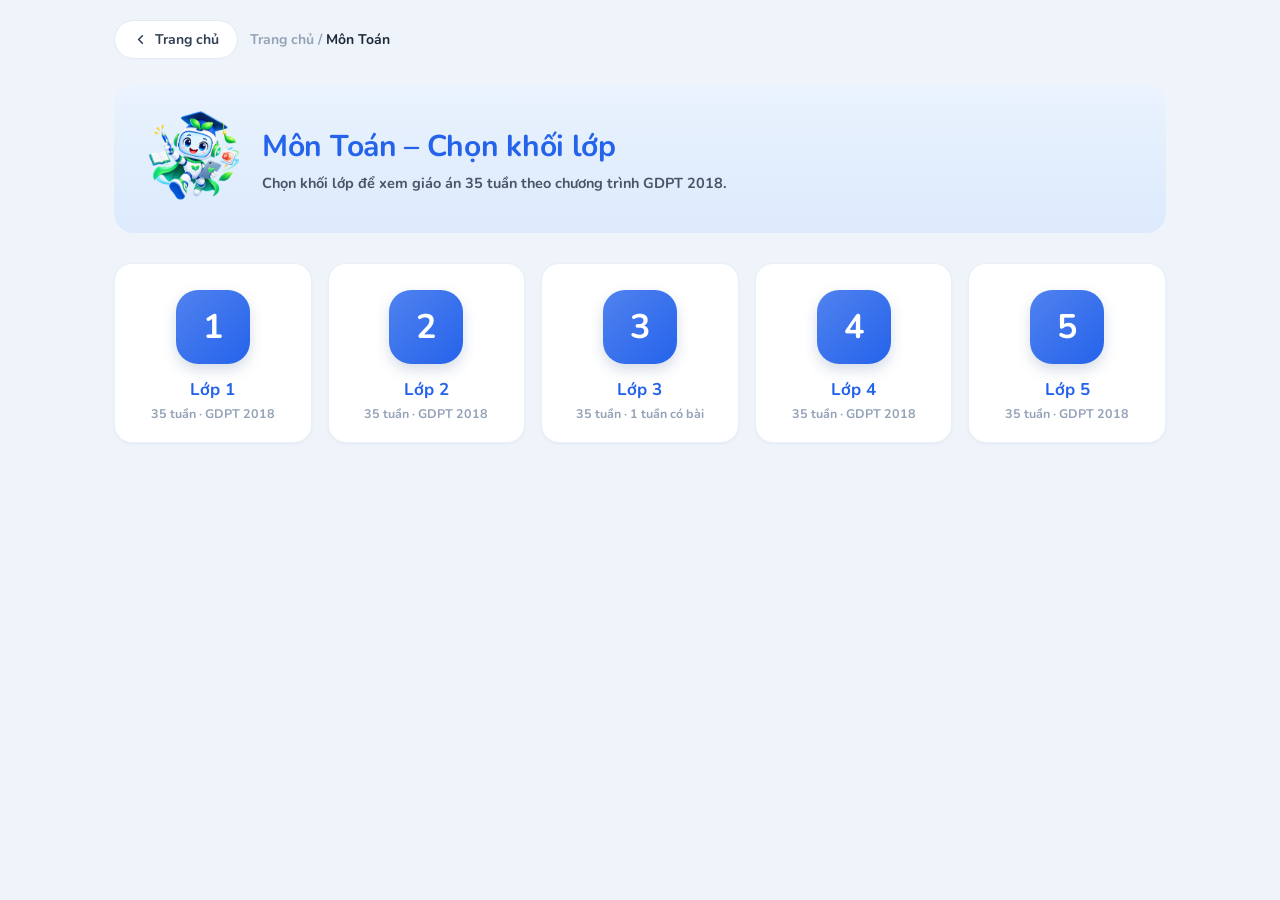
<file: design_handoff_bang_xanh/mon.html>
<!DOCTYPE html>
<html lang="vi">
<head>
<meta charset="UTF-8">
<meta name="viewport" content="width=device-width, initial-scale=1.0">
<title>Chọn khối lớp – Bảng Xanh</title>
<link rel="preconnect" href="https://fonts.googleapis.com">
<link href="https://fonts.googleapis.com/css2?family=Nunito:wght@400;600;700;800;900&display=swap" rel="stylesheet">
<link href="https://fonts.cdnfonts.com/css/utm-avo" rel="stylesheet">
<style>
*{box-sizing:border-box}
body{margin:0;background:#eef4fa;font-family:'UTM Avo','Nunito',sans-serif;-webkit-font-smoothing:antialiased;color:#1e293b}
a{text-decoration:none;color:inherit}
.wrap{max-width:1100px;margin:0 auto;padding:20px 24px 60px}
.top{display:flex;align-items:center;gap:12px;margin-bottom:26px}
.back{display:flex;align-items:center;gap:7px;background:#fff;border:1px solid #e2e8f0;border-radius:999px;padding:9px 18px;font-weight:700;font-size:14px;color:#334155}
.back:hover{border-color:#16a34a;color:#16a34a}
.crumb{font-size:14px;font-weight:700;color:#94a3b8}
.crumb b{color:#1e293b;}
.hero{display:flex;align-items:center;gap:22px;border-radius:20px;padding:26px 34px;margin-bottom:30px}
.hero img.mascot{width:92px;height:96px;object-fit:contain}
.hero h1{margin:0 0 6px;font-size:30px;font-weight:700;letter-spacing:-.3px}
.hero p{margin:0;font-size:14.5px;font-weight:700;color:#475569}
.grades{display:grid;grid-template-columns:repeat(5,1fr);gap:16px}
.grade{background:#fff;border:1px solid #eaf0f6;border-radius:18px;padding:26px 12px 20px;text-align:center;cursor:pointer;box-shadow:0 1px 3px rgba(30,64,120,.05);transition:.15s;display:block}
.grade:hover{box-shadow:0 10px 24px rgba(30,64,120,.14);transform:translateY(-3px)}
.grade .num{width:74px;height:74px;border-radius:22px;margin:0 auto 14px;display:flex;align-items:center;justify-content:center;font-size:34px;font-weight:700;color:#fff;box-shadow:0 6px 14px rgba(30,64,120,.18)}
.grade .lb{font-size:17px;font-weight:700;}
.grade .sub{font-size:12.5px;font-weight:700;color:#94a3b8;margin-top:4px}
@media (max-width:899px){
  .grades{grid-template-columns:repeat(2,1fr);gap:12px}
  .hero{flex-direction:column;text-align:center;padding:22px 18px}
  .hero h1{font-size:24px}
}
</style>
</head>
<body>
<div class="wrap">
  <div class="top">
    <a class="back" href="index.html"><svg width="15" height="15" viewBox="0 0 24 24" fill="none" stroke="currentColor" stroke-width="2.6" stroke-linecap="round" stroke-linejoin="round"><path d="m15 6-6 6 6 6"/></svg> Trang chủ</a>
    <div class="crumb">Trang chủ / <b id="crumb-mon">Môn học</b></div>
  </div>
  <div class="hero" id="hero">
    <img class="mascot" src="assets/mascot.png" alt="Linh vật">
    <div>
      <h1 id="title">Chọn khối lớp</h1>
      <p>Chọn khối lớp để xem giáo án 35 tuần theo chương trình GDPT 2018.</p>
    </div>
  </div>
  <div class="grades" id="grades"></div>
</div>
<script src="links.js"></script>
<script>
const mon = new URLSearchParams(location.search).get('mon') || 'toan';
const S = window.SUBJECTS[mon] || window.SUBJECTS.toan;
document.title = 'Môn ' + S.name + ' – Chọn khối lớp – Bảng Xanh';
document.getElementById('crumb-mon').textContent = 'Môn ' + S.name;
const h = document.getElementById('hero');
h.style.background = S.bg;
const t = document.getElementById('title');
t.textContent = 'Môn ' + S.name + ' – Chọn khối lớp';
t.style.color = S.color;
const grades = document.getElementById('grades');
for (let i = 1; i <= 5; i++) {
  const n = Object.values((window.DRIVE_LINKS[mon] || {})[i] || {}).filter(Boolean).length;
  const a = document.createElement('a');
  a.className = 'grade';
  a.href = 'tuan.html?mon=' + mon + '&lop=' + i;
  a.innerHTML = '<div class="num" style="background:linear-gradient(135deg,' + S.color + 'cc,' + S.color + ')">' + i + '</div>' +
    '<div class="lb" style="color:' + S.color + '">Lớp ' + i + '</div>' +
    '<div class="sub">35 tuần · ' + (n ? n + ' tuần có bài' : 'GDPT 2018') + '</div>';
  grades.appendChild(a);
}
</script>
</body>
</html>
</file>
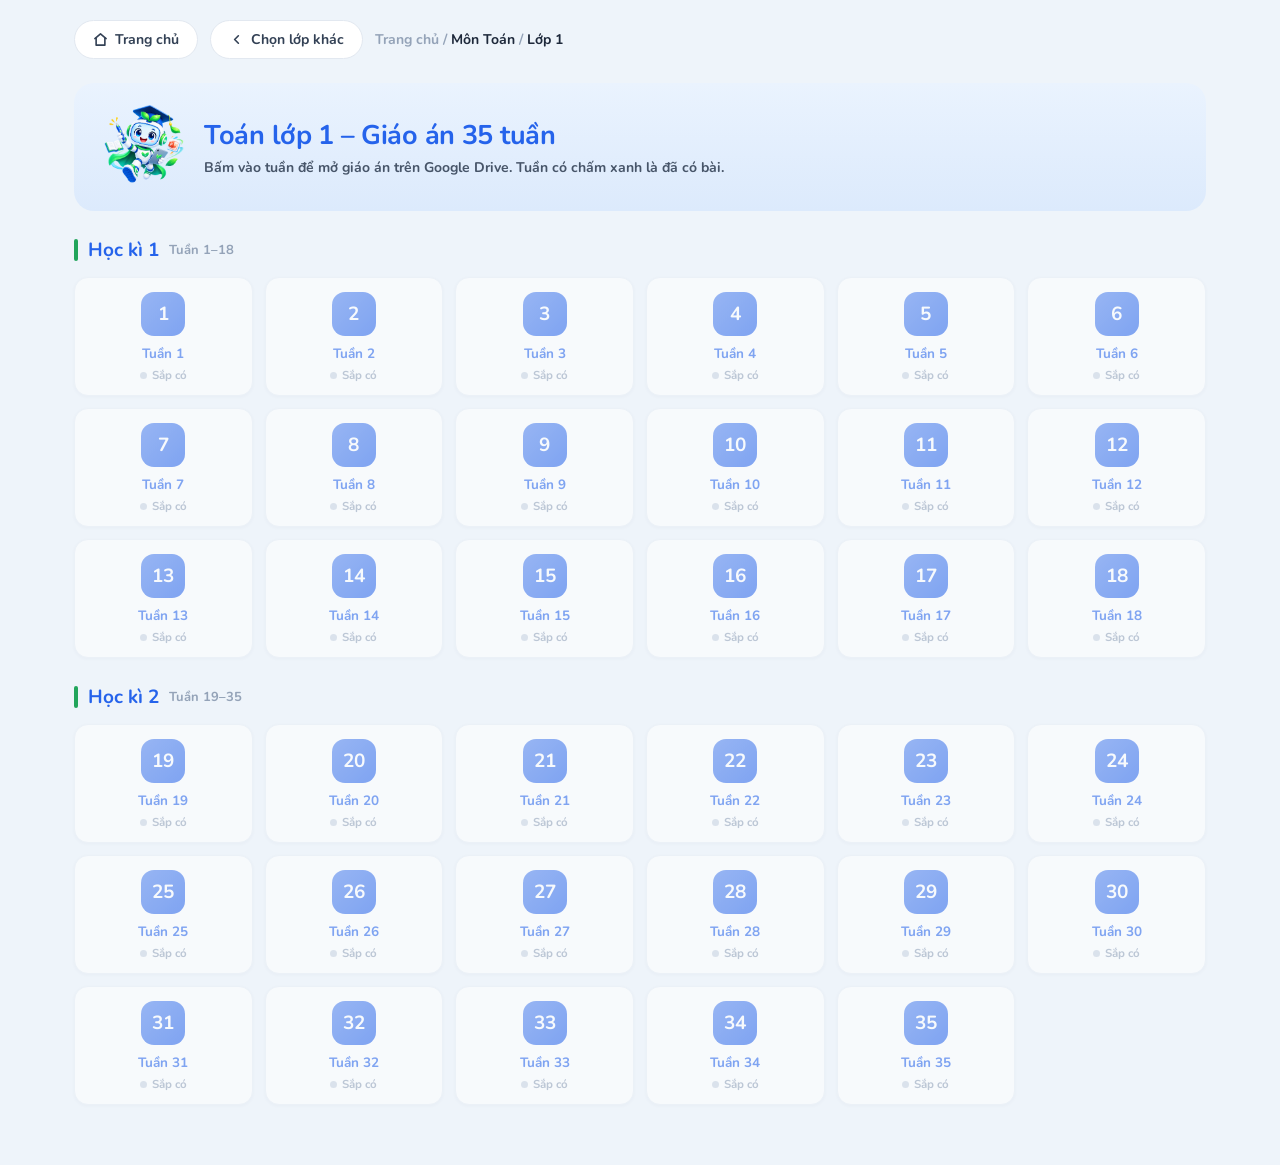
<file: design_handoff_bang_xanh/tuan.html>
<!DOCTYPE html>
<html lang="vi">
<head>
<meta charset="UTF-8">
<meta name="viewport" content="width=device-width, initial-scale=1.0">
<title>35 tuần – Bảng Xanh</title>
<link rel="preconnect" href="https://fonts.googleapis.com">
<link href="https://fonts.googleapis.com/css2?family=Nunito:wght@400;600;700;800;900&display=swap" rel="stylesheet">
<link href="https://fonts.cdnfonts.com/css/utm-avo" rel="stylesheet">
<style>
*{box-sizing:border-box}
body{margin:0;background:#eef4fa;font-family:'UTM Avo','Nunito',sans-serif;-webkit-font-smoothing:antialiased;color:#1e293b}
a{text-decoration:none;color:inherit}
.wrap{max-width:1180px;margin:0 auto;padding:20px 24px 60px}
.top{display:flex;align-items:center;gap:12px;margin-bottom:24px;flex-wrap:wrap}
.back{display:flex;align-items:center;gap:7px;background:#fff;border:1px solid #e2e8f0;border-radius:999px;padding:9px 18px;font-weight:700;font-size:14px;color:#334155}
.back:hover{border-color:#16a34a;color:#16a34a}
.crumb{font-size:14px;font-weight:700;color:#94a3b8}
.crumb b{color:#1e293b;}
.hero{display:flex;align-items:center;gap:20px;border-radius:20px;padding:22px 30px;margin-bottom:26px}
.hero img.mascot{width:80px;height:84px;object-fit:contain}
.hero h1{margin:0 0 4px;font-size:27px;font-weight:700;letter-spacing:-.3px}
.hero p{margin:0;font-size:14px;font-weight:700;color:#475569}
.hk{display:flex;align-items:center;gap:10px;margin:26px 0 14px}
.hk .bar{width:4px;height:22px;border-radius:4px;background:#22a55b}
.hk h2{margin:0;font-size:19px;font-weight:700;}
.hk .ct{font-size:13px;font-weight:700;color:#94a3b8}
.weeks{display:grid;grid-template-columns:repeat(6,1fr);gap:12px}
.week{position:relative;background:#fff;border:1px solid #eaf0f6;border-radius:14px;padding:14px 10px 12px;text-align:center;box-shadow:0 1px 3px rgba(30,64,120,.05);transition:.15s;display:block}
.week:hover{box-shadow:0 8px 20px rgba(30,64,120,.14);transform:translateY(-2px)}
.week .num{width:44px;height:44px;border-radius:13px;margin:0 auto 8px;display:flex;align-items:center;justify-content:center;font-size:19px;font-weight:700;color:#fff;}
.week .lb{font-size:13.5px;font-weight:700;}
.week .st{display:flex;align-items:center;justify-content:center;gap:5px;font-size:11.5px;font-weight:700;color:#94a3b8;margin-top:4px}
.week .st .dot{width:7px;height:7px;border-radius:99px;background:#cbd5e1}
.week.has .st{color:#16a34a}
.week.has .st .dot{background:#22c55e}
.week.none{opacity:.55;cursor:default}
.week.none:hover{transform:none;box-shadow:0 1px 3px rgba(30,64,120,.05)}
@media (max-width:899px){
  .weeks{grid-template-columns:repeat(3,1fr);gap:10px}
  .hero{flex-direction:column;text-align:center;padding:20px 16px}
  .hero h1{font-size:22px}
}
@media (max-width:520px){.weeks{grid-template-columns:repeat(2,1fr)}}
</style>
</head>
<body>
<div class="wrap">
  <div class="top">
    <a class="back" href="index.html"><svg width="15" height="15" viewBox="0 0 24 24" fill="none" stroke="currentColor" stroke-width="2.6" stroke-linecap="round" stroke-linejoin="round"><path d="M3 10.5 12 3l9 7.5"/><path d="M5 9.5V21h14V9.5"/></svg> Trang chủ</a>
    <a class="back" id="back-mon" href="#"><svg width="15" height="15" viewBox="0 0 24 24" fill="none" stroke="currentColor" stroke-width="2.6" stroke-linecap="round" stroke-linejoin="round"><path d="m15 6-6 6 6 6"/></svg> Chọn lớp khác</a>
    <div class="crumb">Trang chủ / <b id="crumb-mon">Môn</b> / <b id="crumb-lop">Lớp</b></div>
  </div>
  <div class="hero" id="hero">
    <img class="mascot" src="assets/mascot.png" alt="Linh vật">
    <div>
      <h1 id="title">35 tuần</h1>
      <p>Bấm vào tuần để mở giáo án trên Google Drive. Tuần có chấm xanh là đã có bài.</p>
    </div>
  </div>
  <div class="hk"><span class="bar"></span><h2 id="hk1-t">Học kì 1</h2><span class="ct">Tuần 1–18</span></div>
  <div class="weeks" id="hk1"></div>
  <div class="hk"><span class="bar"></span><h2 id="hk2-t">Học kì 2</h2><span class="ct">Tuần 19–35</span></div>
  <div class="weeks" id="hk2"></div>
</div>
<script src="links.js"></script>
<script>
const q = new URLSearchParams(location.search);
const mon = q.get('mon') || 'toan';
const lop = parseInt(q.get('lop') || '1', 10);
const S = window.SUBJECTS[mon] || window.SUBJECTS.toan;
const L = (window.DRIVE_LINKS[mon] || {})[lop] || {};
document.title = S.name + ' lớp ' + lop + ' – 35 tuần – Bảng Xanh';
document.getElementById('crumb-mon').textContent = 'Môn ' + S.name;
document.getElementById('crumb-lop').textContent = 'Lớp ' + lop;
document.getElementById('back-mon').href = 'mon.html?mon=' + mon;
const h = document.getElementById('hero');
h.style.background = S.bg;
const t = document.getElementById('title');
t.textContent = S.name + ' lớp ' + lop + ' – Giáo án 35 tuần';
t.style.color = S.color;
document.getElementById('hk1-t').style.color = S.color;
document.getElementById('hk2-t').style.color = S.color;
function week(n) {
  const link = L[n];
  const el = document.createElement(link ? 'a' : 'div');
  el.className = 'week ' + (link ? 'has' : 'none');
  if (link) { el.href = link; el.target = '_blank'; el.rel = 'noopener'; }
  el.innerHTML = '<div class="num" style="background:linear-gradient(135deg,' + S.color + 'cc,' + S.color + ')">' + n + '</div>' +
    '<div class="lb" style="color:' + S.color + '">Tuần ' + n + '</div>' +
    '<div class="st"><span class="dot"></span>' + (link ? 'Mở Drive' : 'Sắp có') + '</div>';
  return el;
}
const hk1 = document.getElementById('hk1'), hk2 = document.getElementById('hk2');
for (let n = 1; n <= 18; n++) hk1.appendChild(week(n));
for (let n = 19; n <= 35; n++) hk2.appendChild(week(n));
</script>
</body>
</html>
</file>
<file: assets/css/style.css>
/* =========================================================================
   BẢNG XANH — giao diện dựng theo bản thiết kế design_handoff_bang_xanh
   Phần 1: trang chủ (index.html của bản thiết kế)
   Phần 2: trang môn học & trang 35 tuần (mon.html + tuan.html)
   Phần 3: các trang chức năng khác, dùng lại đúng bộ màu đó
   ========================================================================= */

/* ===================== BỘ MÀU & KÍCH THƯỚC CHUNG =====================
   Đổi màu chủ đạo của cả app chỉ cần sửa mấy dòng dưới đây.            */
:root{
  --xanh:#16a34a;         /* xanh lá chính */
  --xanh-sang:#22a55b;
  --xanh-dam:#15803d;
  --xanh-nhat:#e8f6ee;
  --lam:#2f6fed;          /* xanh dương phụ */
  --do:#dc2626;
  /* Nền phải đủ đậm hơn thẻ trắng thì thẻ mới nổi. Chênh khoảng 8–9%
     độ sáng là vừa: vẫn là xanh nhạt nhưng nội dung không bị bệt. */
  --nen:#dfeee7;          /* nền trang — xanh bạc hà nhạt */
  --the:#fff;            /* nền thẻ */
  --vien:#d7e7de;         /* viền thẻ, đậm hơn nền để thấy rõ mép */
  --vien-dam:#c8dcd1;
  --chu:#1e293b;
  --chu-nhat:#5b7386;
  --chu-mo:#758d95;
  /* Đổ bóng ngả xanh cho hợp nền, và đủ đậm để thấy được */
  --bong-1:0 1px 2px rgba(14,58,40,.07),0 3px 8px rgba(14,58,40,.06);
  --bong-2:0 6px 16px rgba(14,58,40,.13);
  --bong-3:0 14px 30px rgba(14,58,40,.16);
  --bo:16px;              /* bo góc thẻ */
  --bo-lon:20px;
  /* Font riêng cho tiêu đề — Be Vietnam Pro dựng riêng cho tiếng Việt nên
     dấu thanh không chồng lên chữ khi phóng to. Chữ thân bài giữ nguyên. */
  --font-td:'Be Vietnam Pro','UTM Avo','Nunito','Segoe UI',sans-serif;
}

/* Hệ tiêu đề dùng chung một font, một cách giãn chữ */
.hero h1,.sec-title h2,.page-head h1,.subj-hero h1,.hk h2,.logo-name,
.tuannay .txt h3,.homeroom .info h3,.modal-head h3,.guide h3,.empty-box h4{
  font-family:var(--font-td);letter-spacing:-.018em}

/* ===================== PHẦN 1 — TRANG CHỦ ===================== */
*{box-sizing:border-box}
body{margin:0;background:var(--nen);font-family:'UTM Avo','Nunito','Segoe UI',sans-serif;-webkit-font-smoothing:antialiased;color:var(--chu)}
a{color:var(--xanh);text-decoration:none}a:hover{color:var(--xanh-dam)}
button{font-family:inherit;cursor:pointer;border:none}
input,select,textarea{font-family:inherit}
img{max-width:100%}

/* Viền sáng khi dùng bàn phím (Tab) — trước đây không thấy đang ở đâu */
:focus{outline:none}
a:focus-visible,button:focus-visible,input:focus-visible,select:focus-visible,
textarea:focus-visible,[tabindex]:focus-visible{
  outline:3px solid rgba(34,165,91,.55);outline-offset:2px;border-radius:8px}
@media (prefers-reduced-motion:reduce){
  *,*::before,*::after{animation-duration:.01ms!important;transition-duration:.01ms!important;scroll-behavior:auto!important}
}
h1,h2,h3,h4{margin:0}
p{margin:0}
ul,ol{margin:0;padding:0;list-style:none}
.layout{max-width:1400px;margin:0 auto;display:flex;gap:20px;padding:20px 24px 0;align-items:flex-start}

/* --- icon ---
   Dùng svg[class^="ic"] chứ không liệt kê từng cỡ, để gọi ic() với cỡ chưa
   có sẵn thì icon vẫn nét viền bình thường, không bị tô đen đặc. */
svg[class^="ic"]{fill:none;stroke:currentColor;stroke-width:2;stroke-linecap:round;stroke-linejoin:round;flex-shrink:0}
.ic13{width:13px;height:13px}.ic14{width:14px;height:14px}.ic15{width:15px;height:15px}.ic16{width:16px;height:16px}
.ic17{width:17px;height:17px}.ic19{width:19px;height:19px}.ic22{width:22px;height:22px}.ic24{width:24px;height:24px}
.fill,.fill-star{fill:currentColor;stroke:none}
.fill-star{color:#ffd34d}

/* --- Sidebar --- */
aside{width:240px;flex-shrink:0;display:flex;flex-direction:column;gap:16px}
.side-card{background:#fff;border-radius:18px;padding:14px 12px;box-shadow:var(--bong-1)}
.logo{display:flex;align-items:center;gap:10px;padding:2px 4px 12px;color:inherit}
.logo:hover{color:inherit}
.logo-name{font-size:20px;font-weight:700;color:var(--xanh);letter-spacing:-.3px}
.logo-sub{font-size:11px;color:var(--chu-nhat);font-weight:600}
nav{display:flex;flex-direction:column;gap:4px}
.nav-item{display:flex;align-items:center;gap:12px;padding:11px 14px;border-radius:12px;color:#475569;font-weight:700;font-size:14.5px;cursor:pointer}
.nav-item:hover{background:#f1f5f9;color:var(--xanh)}
.nav-item.active{padding:12px 14px;background:linear-gradient(90deg,#2f6fed,#3b82f6);color:#fff;font-weight:700;font-size:15px;box-shadow:0 4px 10px rgba(47,111,237,.3)}
.nav-item svg{color:var(--chu-nhat)}.nav-item.active svg{color:#fff}
.nav-item:hover svg{color:var(--xanh)}.nav-item.active:hover{color:#fff}.nav-item.active:hover svg{color:#fff}
.pro-card{background:linear-gradient(180deg,#effaf2,#e4f6ea);border:1px solid #d3eedd;border-radius:18px;padding:16px 16px 18px}
.support-card{background:#fff;border:1px solid var(--vien-dam);border-radius:18px;padding:16px}
.card-head{display:flex;align-items:center;gap:9px;margin-bottom:8px}
.card-head .ic{width:28px;height:28px;border-radius:8px;display:flex;align-items:center;justify-content:center;flex-shrink:0}
.card-head span.tt{font-weight:700;font-size:15.5px}
.card-body{font-size:13px;font-weight:600;line-height:1.55;margin-bottom:12px}
.btn-green{display:flex;align-items:center;justify-content:center;gap:8px;background:linear-gradient(90deg,#22a55b,var(--xanh));color:#fff;border-radius:10px;padding:10px 16px;font-weight:700;font-size:14px;width:100%;box-shadow:0 3px 8px rgba(34,165,91,.3)}
.btn-green:hover{filter:brightness(1.05);color:#fff}
.btn-outline{display:flex;align-items:center;justify-content:center;gap:8px;background:#fff;border:1.5px solid #cbd5e1;border-radius:10px;padding:8px 20px;font-weight:700;font-size:13.5px;color:#334155}
.btn-outline:hover{border-color:var(--xanh);color:var(--xanh)}
.teacher{width:100%;border-radius:16px;display:block;mix-blend-mode:multiply;-webkit-mask-image:linear-gradient(180deg,#000 86%,transparent 100%);mask-image:linear-gradient(180deg,#000 86%,transparent 100%)}
.sidebar-backdrop{display:none}

/* Cột trái dính theo màn hình: menu luôn trong tầm mắt khi cuộn 35 tuần,
   và ảnh cô giáo tự co cho vừa chiều cao còn lại thay vì bị mép dưới
   màn hình cắt ngang mặt. */
@media (min-width:900px){
  aside{position:sticky;top:20px;max-height:calc(100dvh - 26px);overflow:hidden}
  .side-card,.pro-card,.support-card{flex-shrink:0}
  /* Còn bao nhiêu chỗ thì ảnh lấy bấy nhiêu, cắt bớt phần chân chứ không
     bóp méo. Đáy ảnh vốn đã mờ dần nên chỗ cắt không lộ. */
  .teacher{margin-top:auto;flex:0 1 auto;min-height:0;max-height:230px;
    object-fit:cover;object-position:center top}
}
/* Màn hình thấp thì không còn chỗ cho ảnh, ẩn hẳn còn hơn để hở một sợi */
@media (min-width:900px) and (max-height:980px){ .teacher{display:none} }

/* --- Main --- */
main{flex:1;min-width:0;display:flex;flex-direction:column;gap:22px}
#view{display:flex;flex-direction:column;gap:22px}
.topbar{display:flex;align-items:center;gap:14px}
.search{flex:1;display:flex;align-items:center;gap:10px;background:#fff;border:1px solid var(--vien-dam);border-radius:999px;padding:8px 8px 8px 18px;color:var(--chu-mo)}
.search:focus-within{border-color:#22a55b;box-shadow:0 0 0 3px rgba(34,165,91,.12)}
.search input{flex:1;min-width:0;border:0;outline:0;background:transparent;font-size:14px;font-weight:600;color:#1e293b}
.search input::placeholder{color:var(--chu-mo);font-weight:600}
.search-go{width:32px;height:32px;border-radius:999px;background:#e8f6ee;color:var(--xanh);display:flex;align-items:center;justify-content:center;flex-shrink:0}
.search-go:hover{background:var(--xanh);color:#fff}
.btn-pro{display:flex;align-items:center;gap:8px;background:linear-gradient(90deg,#22a55b,var(--xanh));color:#fff;border-radius:999px;padding:10px 18px;font-weight:700;font-size:14px;box-shadow:0 3px 8px rgba(34,165,91,.3);white-space:nowrap}
.btn-pro:hover{filter:brightness(1.05);color:#fff}
.bell{position:relative;cursor:pointer;color:#475569;background:none;display:flex;align-items:center}
.bell:hover{color:var(--xanh)}
.badge{position:absolute;top:-6px;right:-7px;background:#ef4444;color:#fff;font-size:10.5px;font-weight:700;border-radius:999px;min-width:17px;height:17px;display:flex;align-items:center;justify-content:center;border:2px solid var(--nen)}
.badge[data-empty="1"]{display:none}
.user{display:flex;align-items:center;gap:9px;cursor:pointer;color:#1e293b}
.user:hover{color:var(--xanh)}
.user img{width:38px;height:38px;border-radius:999px;object-fit:cover;border:2px solid #fff;box-shadow:0 1px 4px rgba(30,64,120,.15)}
.user b{font-weight:700;font-size:14.5px;white-space:nowrap}
.user .chev{color:var(--chu-nhat)}

/* --- Hero ---
   Nền nhiều lớp: hai quầng sáng mềm (cam ở góc trên phải sau ảnh, xanh ở
   góc dưới trái) chồng lên nền chuyển sắc, tạo chiều sâu thay vì một mảng
   phẳng.                                                                */
.hero{position:relative;border-radius:22px;overflow:hidden;box-shadow:var(--bong-1);
  background:
    radial-gradient(660px 420px at 86% 8%, rgba(255,206,150,.55), transparent 62%),
    radial-gradient(520px 400px at 2% 96%, rgba(160,232,196,.5), transparent 64%),
    linear-gradient(104deg,#f6faff 0%,#e7effd 54%,#dde9fb 100%);
  padding:36px 0 28px 36px;min-height:352px}
.hero-img{position:absolute;right:0;bottom:0;width:min(448px,44%);height:auto;object-fit:cover;-webkit-mask-image:linear-gradient(90deg,transparent 0%,#000 14%);mask-image:linear-gradient(90deg,transparent 0%,#000 14%)}
.hero-content{position:relative;max-width:min(470px,52%);display:flex;flex-direction:column;align-items:flex-start}

/* Nhãn nhỏ phía trên tiêu đề */
.hero-nhan{display:inline-flex;align-items:center;gap:7px;margin-bottom:15px;
  background:rgba(255,255,255,.8);border:1px solid rgba(255,255,255,.95);border-radius:999px;
  padding:6px 15px;font-family:var(--font-td);font-size:11.5px;font-weight:700;
  letter-spacing:.09em;text-transform:uppercase;color:#2a5da8;
  box-shadow:0 2px 8px rgba(14,58,40,.08)}
.hero-nhan svg{color:var(--xanh-sang)}

.hero h1{margin:0 0 18px;font-family:var(--font-td);
  font-size:clamp(26px,2.9vw,41px);line-height:1.26;font-weight:800;
  color:#12335f;letter-spacing:-.022em;text-wrap:balance}
/* Cụm chữ nhấn tô chuyển sắc đúng bộ màu logo PowerPoint.
   nowrap để cụm nhấn không bị ngắt đôi giữa hai dòng. */
.hero h1 em{font-style:normal;white-space:nowrap;
  background:linear-gradient(100deg,#F2712F 0%,#E8434F 50%,#E93E82 100%);
  -webkit-background-clip:text;background-clip:text;
  -webkit-text-fill-color:transparent;color:transparent}

.checks{display:flex;flex-direction:column;gap:9px;margin-bottom:24px}
.checks div{display:flex;align-items:flex-start;gap:9px;font-size:14.5px;font-weight:600;color:#2f4e79;line-height:1.5}
.check-ic{width:18px;height:18px;flex-shrink:0;margin-top:1px}
.hero-nut{display:flex;align-items:center;gap:12px;flex-wrap:wrap;margin-bottom:30px}
.btn-cta{display:inline-flex;align-items:center;gap:10px;background:linear-gradient(100deg,#34b86a,#16a34a);color:#fff;border-radius:999px;padding:14px 28px;font-family:var(--font-td);font-weight:700;font-size:15.5px;box-shadow:0 6px 18px rgba(22,163,74,.36)}
.btn-cta:hover{filter:brightness(1.06);color:#fff;box-shadow:0 8px 22px rgba(22,163,74,.44)}
.btn-ghost{display:inline-flex;align-items:center;gap:8px;background:rgba(255,255,255,.85);
  border:1.5px solid rgba(42,93,168,.22);color:#2a5da8;border-radius:999px;
  padding:12px 22px;font-family:var(--font-td);font-weight:700;font-size:14.5px}
.btn-ghost:hover{background:#fff;border-color:#2a5da8;color:#2a5da8}
.features{display:flex;gap:clamp(10px,2vw,26px);flex-wrap:wrap;max-width:100%}
.feature{position:relative;z-index:1;display:flex;flex-direction:column;align-items:center;gap:8px;width:min(96px,28%);text-align:center}
.feature .ic{width:38px;height:38px;border-radius:11px;display:flex;align-items:center;justify-content:center;color:#fff}
.feature span.lb{font-size:11.5px;font-weight:700;color:#3f5878;line-height:1.4}
.dots{position:absolute;left:50%;transform:translateX(-50%);bottom:12px;display:flex;gap:7px}
.dots span{width:9px;height:9px;border-radius:999px;background:#b9cdec;cursor:pointer}
.dots span.on{background:#2f6fed}

/* --- Lối tắt --- */
.quick{display:grid;grid-template-columns:repeat(6,1fr);gap:14px}
.quick-card{background:#fff;border:1px solid var(--vien);border-radius:16px;padding:18px 8px 14px;display:flex;flex-direction:column;align-items:center;gap:11px;cursor:pointer;box-shadow:var(--bong-1);transition:.15s}
.quick-card:hover{box-shadow:0 6px 16px rgba(30,64,120,.12);transform:translateY(-2px)}
.quick-card .ic{width:46px;height:46px;border-radius:13px;display:flex;align-items:center;justify-content:center;color:#fff}
.quick-card .lb{font-size:13px;font-weight:700;color:#334155;text-align:center}
.qai{font-size:17px;font-weight:700;color:#fff}

/* --- Dải "Tuần này" ngoài trang chủ --- */
.tuannay{display:flex;align-items:center;gap:20px;flex-wrap:wrap;border-radius:var(--bo-lon);padding:20px 26px;
  background:linear-gradient(110deg,#e4f6ea 0%,#e8f2ff 100%);border:1px solid #d3eedd;box-shadow:var(--bong-1)}
.tuannay .so{width:64px;height:64px;flex-shrink:0;border-radius:20px;display:flex;align-items:center;justify-content:center;
  font-size:29px;font-weight:700;color:#fff;background:linear-gradient(135deg,#2fae62,var(--xanh));
  box-shadow:0 6px 16px rgba(34,165,91,.32)}
.tuannay .txt{flex:1;min-width:190px}
.tuannay .txt h3{font-size:19px;font-weight:700;color:#14532d}
.tuannay .txt p{font-size:13.5px;font-weight:600;color:#3f6b52;margin-top:4px;line-height:1.5}
.tuannay .row-btn{flex-shrink:0}

/* --- Đầu mục --- */
.sec-head{display:flex;align-items:center;justify-content:space-between;margin-bottom:14px;gap:12px}
.sec-title{display:flex;align-items:center;gap:10px;min-width:0}
.sec-title .bar{width:4px;height:22px;border-radius:4px;background:#22a55b;flex-shrink:0}
.sec-title h2{margin:0;font-size:20px;font-weight:700;color:#1e293b}
.see-all{display:flex;align-items:center;gap:8px;font-size:14px;font-weight:700;white-space:nowrap}
.see-all .chev{width:24px;height:24px;border-radius:999px;background:#e8f6ee;display:flex;align-items:center;justify-content:center;color:var(--xanh)}
.see-all .chev svg{stroke-width:3}

/* --- Thẻ môn học --- */
.subjects{display:grid;grid-template-columns:repeat(4,1fr);gap:16px}
.subj{position:relative;border-radius:18px;overflow:hidden;background:#fff;border:1px solid var(--vien);cursor:pointer;box-shadow:var(--bong-1);transition:transform .18s ease,box-shadow .18s ease,border-color .18s ease;display:flex;flex-direction:column;color:inherit}
.subj:hover{box-shadow:0 12px 26px rgba(30,64,120,.14);transform:translateY(-3px);border-color:transparent;color:inherit}
.subj .top{padding:16px 12px 10px;text-align:center;position:relative}
.subj .name{font-size:20px;font-weight:700;margin-bottom:8px;letter-spacing:.2px;line-height:1.25;min-height:2.5em;display:flex;align-items:center;justify-content:center}
.subj img{width:100%;height:132px;object-fit:contain;display:block;margin:0 auto;mix-blend-mode:multiply}
.subj .foot{margin-top:auto;padding:12px 14px 13px;border-top:1px solid #f1f5f9}
.subj .cta{display:flex;align-items:center;justify-content:space-between;gap:7px;font-size:13.5px;font-weight:700;margin-top:9px}
.subj .cta .go{width:26px;height:26px;border-radius:999px;background:#f1f5f9;color:inherit;display:flex;align-items:center;justify-content:center;transition:.18s}
.subj:hover .cta .go{background:currentColor}
.subj:hover .cta .go svg{color:#fff}
.subj .cnt{position:absolute;top:10px;right:10px;background:rgba(255,255,255,.9);border-radius:999px;padding:3px 10px;font-size:11px;font-weight:700;color:#475569;box-shadow:0 1px 3px rgba(30,64,120,.1)}

/* --- Bộ sưu tập --- */
.cols{display:grid;grid-template-columns:repeat(5,1fr);gap:14px}
.col-card{background:#fff;border:1px solid var(--vien);border-radius:14px;padding:8px 8px 12px;cursor:pointer;box-shadow:var(--bong-1);transition:.15s;display:block;color:inherit}
.col-card:hover{box-shadow:0 8px 20px rgba(30,64,120,.13);transform:translateY(-2px);color:inherit}
.col-card img{width:100%;height:106px;object-fit:cover;border-radius:9px;display:block;margin-bottom:10px}
.col-card .nm{font-size:13.5px;font-weight:700;padding:0 4px;line-height:1.35}
.col-card .ct{font-size:12px;font-weight:600;color:var(--chu-mo);padding:3px 4px 0}

/* --- Thẻ gần đây --- */
.recents{display:grid;grid-template-columns:repeat(4,1fr);gap:14px}
.recent{background:#f4f8fc;border:1px solid #e7eef5;border-radius:14px;padding:14px;cursor:pointer;display:block;color:inherit;position:relative}
.recent:hover{background:#fff;box-shadow:0 6px 16px rgba(30,64,120,.1);color:inherit}
.recent .row{display:flex;gap:10px;align-items:flex-start;margin-bottom:10px}
.recent .ppt{width:36px;height:36px;border-radius:9px;flex-shrink:0;display:flex;align-items:center;justify-content:center;color:#fff;font-size:9.5px;font-weight:700;box-shadow:0 2px 6px rgba(30,64,120,.18)}
.recent .tt{font-size:13.5px;font-weight:700;line-height:1.35}
.recent .mt{font-size:12px;font-weight:700;color:var(--chu-nhat);margin-top:3px}
.recent .tm{display:flex;align-items:center;gap:6px;font-size:12px;font-weight:600;color:var(--chu-mo)}

/* --- Banner --- */
.banner{background:#e4f6ea;border:1px solid #d3eedd;border-radius:12px;padding:11px 18px;display:flex;align-items:center;justify-content:center;gap:9px;font-size:13.5px;color:#1e5631;font-weight:700;text-align:center}
.banner b{font-weight:700}
.banner.warn{background:#fff7ed;border-color:#fed7aa;color:#9a3412}
.banner a{text-decoration:underline}

/* --- Tab dưới --- */
.tabs{position:sticky;bottom:0;max-width:1400px;margin:14px auto 0;background:#fff;border-top:1px solid #e7eef5;border-radius:22px 22px 0 0;box-shadow:0 -6px 20px rgba(30,64,120,.08);display:flex;justify-content:space-around;padding:10px 40px 12px;z-index:40}
.tab{display:flex;flex-direction:column;align-items:center;gap:5px;cursor:pointer;color:var(--chu-mo);min-width:64px}
.tab:hover{color:var(--xanh)}
.tab.active{color:var(--xanh)}
.tab span{font-size:12px;font-weight:700}
.m-logo{display:none;align-items:center;gap:10px}
.m-menu{width:40px;height:40px;border-radius:12px;background:#fff;border:1px solid var(--vien-dam);color:#475569;display:flex;align-items:center;justify-content:center;flex-shrink:0}
@media (min-width:900px){.tabs{display:none}}


/* ============ PHẦN 2 — TRANG MÔN HỌC & TRANG KHỐI LỚP ============ */

/* Thanh điều hướng phụ: nút quay lại + đường dẫn */
.sub-nav{display:flex;align-items:center;gap:12px;flex-wrap:wrap}
.sub-nav .crumb{margin-left:auto}
.back{display:inline-flex;align-items:center;gap:7px;background:#fff;border:1px solid var(--vien-dam);border-radius:999px;padding:8px 16px;font-weight:700;font-size:13.5px;color:#334155;box-shadow:var(--bong-1)}
.back:hover{border-color:var(--xanh);color:var(--xanh)}

/* Hero môn học / khối lớp */
.subj-hero{position:relative;overflow:hidden;display:flex;align-items:center;gap:26px;border:1px solid rgba(15,32,53,.05);border-radius:22px;padding:28px 32px;box-shadow:var(--bong-1)}
.subj-hero::after{content:"";position:absolute;right:-80px;top:-110px;width:280px;height:280px;border-radius:50%;background:rgba(255,255,255,.45);pointer-events:none}
.subj-hero .art{position:relative;z-index:1;width:118px;height:118px;flex-shrink:0;border-radius:28px;background:rgba(255,255,255,.72);box-shadow:0 8px 20px rgba(30,64,120,.1);display:flex;align-items:center;justify-content:center}
.subj-hero .art img{width:88px;height:88px;object-fit:contain;mix-blend-mode:multiply}
.subj-hero .art .n{font-size:52px;font-weight:700;line-height:1}
.subj-hero .txt{position:relative;z-index:1;flex:1;min-width:0}
.subj-hero .eyebrow{display:inline-flex;align-items:center;gap:6px;background:rgba(255,255,255,.8);border-radius:999px;padding:4px 12px;font-size:11px;font-weight:700;letter-spacing:.6px;text-transform:uppercase;margin-bottom:11px}
.subj-hero h1{font-size:29px;font-weight:700;letter-spacing:-.4px;line-height:1.22}
.subj-hero p{margin-top:8px;font-size:14px;font-weight:600;color:#4b6079;max-width:600px;line-height:1.6}
.hero-stats{display:flex;gap:10px;flex-wrap:wrap;margin-top:16px}
.hstat{background:rgba(255,255,255,.85);border:1px solid rgba(255,255,255,.95);border-radius:14px;padding:8px 16px;min-width:94px;box-shadow:0 2px 6px rgba(30,64,120,.06)}
.hstat b{display:block;font-size:20px;font-weight:700;line-height:1.2}
.hstat span{font-size:11.5px;font-weight:700;color:var(--chu-nhat)}
.subj-hero.sm{padding:22px 26px;gap:20px}
.subj-hero.sm .art{width:96px;height:96px;border-radius:24px}
.subj-hero.sm .art img{width:70px;height:70px}
.subj-hero.sm .art .n{font-size:42px}
.subj-hero.sm h1{font-size:25px}

/* Thanh tiến độ dùng chung */
.prog{display:block;height:7px;border-radius:99px;background:rgba(15,32,53,.09);overflow:hidden}
.prog i{display:block;height:100%;border-radius:99px;transition:width .45s ease}
.hero-prog{margin-top:18px;max-width:470px}
.hero-prog .lbrow{display:flex;justify-content:space-between;gap:12px;font-size:12px;font-weight:700;color:#4b6079;margin-bottom:6px}

/* Thẻ khối lớp */
.grades{display:grid;grid-template-columns:repeat(5,1fr);gap:16px}
.grade{position:relative;background:#fff;border:1px solid var(--vien);border-radius:18px;padding:20px 18px 18px;cursor:pointer;box-shadow:var(--bong-1);transition:transform .18s ease,box-shadow .18s ease,border-color .18s ease;display:block;color:inherit;overflow:hidden}
.grade::before{content:"";position:absolute;left:0;top:0;height:3px;width:100%;background:var(--mau,#22a55b);opacity:0;transition:.18s}
.grade:hover{box-shadow:0 12px 26px rgba(30,64,120,.13);transform:translateY(-3px);border-color:transparent;color:inherit}
.grade:hover::before{opacity:1}
.grade .num{width:54px;height:54px;border-radius:17px;display:flex;align-items:center;justify-content:center;font-size:25px;font-weight:700;color:#fff;box-shadow:0 6px 14px rgba(30,64,120,.16);margin-bottom:14px}
.grade .lb{display:block;font-size:17px;font-weight:700}
.grade .sub{display:block;font-size:12.5px;font-weight:700;color:var(--chu-mo);margin-top:3px}
.grade .prog{margin-top:14px}
.grade .pct{display:block;font-size:11.5px;font-weight:700;color:var(--chu-mo);margin-top:7px}
.grade .go{position:absolute;right:16px;top:20px;width:30px;height:30px;border-radius:999px;background:#f1f5f9;color:var(--chu-mo);display:flex;align-items:center;justify-content:center;transition:.18s}
.grade:hover .go{background:var(--mau,#22a55b);color:#fff}

/* Thẻ lớp chủ nhiệm */
.homeroom{display:flex;align-items:center;gap:18px;flex-wrap:wrap;background:linear-gradient(120deg,#effaf2,#e8f2ff);border:1px solid #d9ecdf;border-radius:18px;padding:20px 22px}
.homeroom .av{width:58px;height:58px;border-radius:18px;background:linear-gradient(135deg,#22a55b,var(--xanh));color:#fff;display:flex;align-items:center;justify-content:center;font-size:22px;font-weight:700;flex-shrink:0;box-shadow:0 6px 14px rgba(34,165,91,.28)}
.homeroom .info{flex:1;min-width:180px}
.homeroom .info h3{font-size:17px;font-weight:700}
.homeroom .info p{font-size:13px;font-weight:600;color:#5b7386;margin-top:3px}

/* Thanh lọc trên trang 35 tuần */
.week-bar{display:flex;align-items:center;gap:12px;flex-wrap:wrap}
.week-bar .chips{gap:8px}
.week-bar .nhay{margin-left:auto;background:var(--xanh-nhat);border-color:#c9e9d7;color:var(--xanh)}
.week-bar .nhay:hover{background:var(--xanh);border-color:transparent;color:#fff}
.tuan-wrap{display:flex;flex-direction:column;gap:22px}
.trong-loc{display:none;font-size:13.5px;font-weight:600;color:var(--chu-mo);padding:14px 2px}
.tuan-wrap[data-che-do="co"]  .w-item.none{display:none}
.tuan-wrap[data-che-do="chua"] .w-item.has{display:none}
.tuan-wrap[data-che-do="co"]  .weeks:not(:has(.w-item.has))  + .trong-loc,
.tuan-wrap[data-che-do="chua"] .weeks:not(:has(.w-item.none)) + .trong-loc{display:block}

/* Lưới 35 tuần */
.hk{display:flex;align-items:center;gap:10px;margin:0 0 14px;flex-wrap:wrap}
.hk .bar{width:4px;height:22px;border-radius:4px;background:#22a55b}
.hk h2{margin:0;font-size:19px;font-weight:700}
.hk .ct{font-size:13px;font-weight:700;color:var(--chu-mo)}
/* Ô tuần: khối nhỏ, có cạnh dưới dày nên nhìn nổi lên khỏi trang;
   rê chuột thì nhấc cao, bấm xuống thì lún như nút bấm thật.        */
.weeks{display:grid;grid-template-columns:repeat(auto-fill,minmax(98px,1fr));gap:11px;padding-top:12px}
.w-item{position:relative}
.week{position:relative;display:flex;flex-direction:column;align-items:center;gap:4px;
  width:100%;height:100%;padding:11px 7px 10px;border-radius:15px;font:inherit;text-align:center;
  background:linear-gradient(180deg,#fff 0%,#f6fbf8 100%);border:1px solid var(--vien);color:inherit;
  box-shadow:0 5px 0 var(--canh,#d3e0ee), 0 7px 14px rgba(30,64,120,.13);
  transition:transform .13s ease,box-shadow .13s ease,border-color .13s ease}
.week:hover{transform:translateY(-3px);color:inherit;
  box-shadow:0 8px 0 var(--canh,#c6d6e8), 0 15px 26px rgba(30,64,120,.2)}
.week:active{transform:translateY(4px);
  box-shadow:0 1px 0 var(--canh,#d3e0ee), 0 2px 4px rgba(30,64,120,.16)}

.ppt-ic{width:30px;height:30px;display:block;flex-shrink:0}
.week .lb{font-size:13px;font-weight:700;line-height:1.2}
.week.has .lb{color:var(--mau)}
.week .st{display:flex;align-items:center;justify-content:center;gap:4px;font-size:10.5px;font-weight:700;color:var(--chu-mo)}
.week .st .dot{width:6px;height:6px;border-radius:99px;background:#cbd5e1;display:block;flex-shrink:0}
.week.has .st{color:var(--xanh)}
.week.has .st .dot{background:#22c55e}
.week .tenbai{font-size:10px;font-weight:600;color:var(--chu-mo);line-height:1.3;
  display:-webkit-box;-webkit-line-clamp:2;-webkit-box-orient:vertical;overflow:hidden}

/* Tuần chưa gắn link: khối thấp hơn một bậc, viền đứt, icon xám */
.week.none{background:linear-gradient(180deg,#fdfffe 0%,#f0f8f3 100%);
  border-style:dashed;border-color:#d3e0ee;
  box-shadow:0 3px 0 #e2eaf4, 0 4px 9px rgba(30,64,120,.08)}
.week.none .ppt-ic{filter:grayscale(1);opacity:.42}
.week.none:hover{border-style:solid;border-color:var(--xanh-sang);
  box-shadow:0 7px 0 #bfe0cd, 0 14px 22px rgba(30,64,120,.16)}
.week.none:hover .ppt-ic{filter:none;opacity:.8}
.week.none:active{transform:translateY(4px);box-shadow:0 1px 0 #e2eaf4, 0 2px 4px rgba(30,64,120,.14)}

/* Ô tuần đang dạy trong năm học */
.w-item.nay .week{border-color:var(--mau,#22a55b);border-width:2px;padding:10px 6px 9px;background:#fff}
.w-item.nay .week.none{border-style:solid}
.nhan-nay{position:absolute;left:50%;top:-8px;transform:translateX(-50%);white-space:nowrap;
  background:var(--mau,#22a55b);color:#fff;font-size:9.5px;font-weight:700;letter-spacing:.3px;
  border-radius:999px;padding:2px 9px;box-shadow:0 3px 8px rgba(30,64,120,.22);z-index:2}
.w-item.chop .week{animation:chop 1.6s ease}
@keyframes chop{
  0%,100%{box-shadow:0 3px 0 var(--canh,#dde7f2), 0 5px 11px rgba(30,64,120,.10)}
  30%,70%{box-shadow:0 6px 0 var(--canh,#cfdcea), 0 0 0 8px rgba(34,165,91,.22)}
}

/* nút phụ trên ô tuần — ẩn cho gọn, hiện khi rê chuột hoặc trên điện thoại */
.w-tools{position:absolute;top:5px;right:5px;display:flex;gap:3px;opacity:0;transition:.15s;
  background:rgba(255,255,255,.94);border-radius:999px;padding:2px;box-shadow:0 1px 4px rgba(30,64,120,.16)}
.week:hover+.w-tools,.w-item:hover .w-tools,.w-tools:focus-within,.w-tools.show{opacity:1}
.w-btn{width:21px;height:21px;border-radius:999px;background:#f1f5f9;color:var(--chu-mo);display:flex;align-items:center;justify-content:center}
.w-btn svg{width:12px;height:12px}
.w-btn:hover{background:#e8f6ee;color:var(--xanh)}
.w-btn.on{color:#ec4899;background:#fdf2f8}
.w-btn.on svg{fill:currentColor;stroke:none}
@media (hover:none){.w-tools{opacity:1}}


/* ============ PHẦN 3 — CÁC TRANG CHỨC NĂNG KHÁC ============ */
.page-head{display:flex;align-items:flex-end;justify-content:space-between;gap:14px;flex-wrap:wrap}
.page-head h1{font-size:24px;font-weight:700}
.page-head p{font-size:13.5px;font-weight:600;color:var(--chu-nhat);margin-top:4px}
.crumb{display:flex;align-items:center;gap:7px;font-size:13px;font-weight:700;color:var(--chu-mo);flex-wrap:wrap}
.crumb a{color:var(--chu-nhat)}.crumb a:hover{color:var(--xanh)}
.crumb b{color:#1e293b}
.crumb svg{width:13px;height:13px;fill:none;stroke:currentColor;stroke-width:2.4;stroke-linecap:round;stroke-linejoin:round}
.card{background:#fff;border:1px solid var(--vien);border-radius:16px;box-shadow:var(--bong-1)}
.pad{padding:18px}
.muted{color:var(--chu-mo);font-weight:600}
.small{font-size:12.5px}

/* Danh sách bài giảng kèm tên môn (Yêu thích, Tìm kiếm, Tuần học, Bộ sưu tập) */
.wlist{display:grid;grid-template-columns:repeat(3,1fr);gap:14px}
.wcard{background:#f4f8fc;border:1px solid #e7eef5;border-radius:14px;position:relative;transition:.15s;overflow:hidden}
.wcard:hover{background:#fff;box-shadow:0 6px 16px rgba(30,64,120,.1)}
.wcard>a,.wcard>button{display:block;width:100%;text-align:left;padding:14px;color:inherit;background:none;font:inherit}
.wcard .row{display:flex;gap:10px;align-items:flex-start;margin-bottom:10px;padding-right:28px}
.wcard .ppt{width:36px;height:36px;border-radius:9px;flex-shrink:0;display:flex;align-items:center;justify-content:center;color:#fff;font-size:9.5px;font-weight:700;box-shadow:0 2px 6px rgba(30,64,120,.18)}
.wcard .tt{font-size:14px;font-weight:700;line-height:1.3}
.wcard .mt{font-size:12px;font-weight:700;color:var(--chu-nhat);margin-top:3px}
.wcard .tm{display:flex;align-items:center;gap:6px;font-size:12px;font-weight:700;color:var(--xanh)}
.wcard.no{background:#fbfdff;border-style:dashed}
.wcard.no .ppt{background:var(--vien-dam);color:var(--chu-mo);box-shadow:none}
.wcard.no .tm{color:var(--chu-mo)}
.wcard .w-tools{opacity:1;top:9px;right:9px}

/* Chỉ mục tuần */
.week-index{display:grid;grid-template-columns:repeat(auto-fill,minmax(84px,1fr));gap:10px;padding-top:10px}
.wi{position:relative;background:#fff;border:1px solid var(--vien);border-radius:13px;padding:11px 6px;text-align:center;box-shadow:var(--bong-1);transition:.15s;color:inherit}
.wi:hover{box-shadow:0 6px 16px rgba(30,64,120,.12);transform:translateY(-2px);color:inherit}
.wi b{display:block;font-size:21px;font-weight:700;color:var(--chu-mo)}
.wi small{font-size:11px;font-weight:700;color:var(--chu-mo)}
.wi.has{background:var(--xanh-nhat);border-color:#d3eedd}
.wi.has b{color:var(--xanh)}.wi.has small{color:var(--xanh-sang)}
.wi.nay{background:linear-gradient(135deg,#2fae62,var(--xanh));border-color:transparent;
  box-shadow:0 6px 16px rgba(34,165,91,.3)}
.wi.nay b,.wi.nay small{color:#fff}

/* Chip lọc */
.chips{display:flex;flex-wrap:wrap;gap:9px;align-items:center}
.chip{display:inline-flex;align-items:center;gap:6px;background:#fff;border:1px solid var(--vien-dam);border-radius:999px;padding:8px 15px;font-size:13.5px;font-weight:700;color:#475569}
.chip:hover{border-color:#22a55b;color:var(--xanh)}
.chip.on{background:linear-gradient(90deg,#22a55b,var(--xanh));border-color:transparent;color:#fff;box-shadow:0 3px 8px rgba(34,165,91,.25)}
.chip.on:hover{color:#fff}
.chip svg{width:14px;height:14px}
.count{margin-left:auto;font-size:12.5px;font-weight:700;color:var(--chu-mo)}

/* Lịch dạy */
.tt-wrap{overflow-x:auto;padding:14px}
.tt-wrap table{border-collapse:separate;border-spacing:9px;min-width:780px;width:100%}
.tt-wrap th{font-size:12.5px;font-weight:700;color:var(--chu-nhat);padding-bottom:2px}
.tt-wrap th.rw{text-align:right;padding-right:4px;white-space:nowrap;color:var(--chu-mo)}
.tt-wrap td{vertical-align:top;width:14%}
.slot{background:#f4f8fc;border:1px solid #e7eef5;border-left:4px solid #2f6fed;border-radius:12px;padding:10px;min-height:88px;display:flex;flex-direction:column;gap:4px}
.slot .s1{font-size:13px;font-weight:700;line-height:1.3}
.slot .s2{font-size:11.5px;font-weight:600;color:var(--chu-nhat);line-height:1.35}
.chon-tuan{display:inline-flex;align-items:center;gap:8px;font-size:13.5px;font-weight:700;color:#334155}
.chon-tuan .input{width:auto;padding:8px 12px;border-radius:999px;font-size:13.5px;font-weight:700}
.slot .s3{display:flex;gap:6px;margin-top:auto;padding-top:6px}
.slot-empty{width:100%;min-height:88px;background:#fbfdff;border:1.5px dashed #dbe6f0;border-radius:12px;color:#b6c6d8;display:flex;align-items:center;justify-content:center}
.slot-empty:hover{border-color:#22a55b;color:#22a55b}
.mini{display:inline-flex;align-items:center;gap:4px;background:#e8f6ee;color:var(--xanh);border-radius:8px;padding:5px 9px;font-size:11.5px;font-weight:700}
.mini:hover{background:var(--xanh);color:#fff}
.mini.blue{background:#e9f0fe;color:#2f6fed}
.mini.blue:hover{background:#2f6fed;color:#fff}
.mini.red{background:#fef2f2;color:#e11d48}
.mini.red:hover{background:#e11d48;color:#fff}

/* Hướng dẫn */
.guides{display:grid;grid-template-columns:repeat(2,1fr);gap:16px;align-items:start}
.guide h3{font-size:16px;font-weight:700;margin-bottom:12px}
.guide li{display:flex;gap:10px;font-size:13.5px;font-weight:600;color:#475569;line-height:1.5;padding:6px 0}
.guide .num{width:22px;height:22px;flex-shrink:0;border-radius:999px;color:#fff;font-size:11.5px;font-weight:700;display:flex;align-items:center;justify-content:center}
/* Bảng ký hiệu trên trang hướng dẫn */
.kyhieu li{display:flex;align-items:center;gap:14px;padding:11px 0;border-bottom:1px dashed var(--vien)}
.kyhieu li:last-child{border:none}
.kyhieu .kh{width:52px;flex-shrink:0;display:flex;align-items:center;justify-content:center}
.kyhieu .kh .ppt-ic{width:28px;height:28px}
.kyhieu .kh.mo .ppt-ic{filter:grayscale(1);opacity:.42}
.kyhieu .kh .w-btn{cursor:default}
.kyhieu b{display:block;font-size:14px;font-weight:700}
.kyhieu span:not(.kh):not(.nhan-mau){font-size:13px;font-weight:600;color:var(--chu-nhat);line-height:1.55}
.nhan-mau{background:var(--xanh-sang);color:#fff;font-size:9.5px;font-weight:700;letter-spacing:.3px;
  border-radius:999px;padding:3px 9px;white-space:nowrap}

.faq li{padding:12px 0;border-bottom:1px dashed var(--vien);display:flex;flex-direction:column;gap:4px}
.faq li:last-child{border:none}
.faq b{font-size:14px;font-weight:700}
.faq span{font-size:13px;font-weight:600;color:var(--chu-nhat);line-height:1.55}
.code{background:#0f2035;color:#dbeafe;border-radius:12px;padding:14px;overflow-x:auto;font-family:ui-monospace,Consolas,monospace;font-size:12.5px;line-height:1.75;white-space:pre;margin:0}
code{background:var(--nen);border:1px solid var(--vien-dam);border-radius:6px;padding:2px 6px;font-family:ui-monospace,Consolas,monospace;font-size:12.5px}

/* Thống kê */
.stats{display:grid;grid-template-columns:repeat(4,1fr);gap:14px}
.stat{background:#fff;border:1px solid var(--vien);border-radius:14px;padding:15px 16px;box-shadow:var(--bong-1)}
.stat b{display:block;font-size:25px;font-weight:700;color:var(--xanh)}
.stat span{font-size:12px;font-weight:700;color:var(--chu-mo)}

/* Form */
.form{display:grid;gap:14px}
.field label{display:block;font-size:13px;font-weight:700;margin-bottom:6px;color:#334155}
.hint{font-size:12.5px;font-weight:600;color:var(--chu-mo);margin-top:6px;line-height:1.55}
.input{width:100%;padding:11px 14px;border-radius:11px;border:1px solid var(--vien-dam);background:#fff;outline:0;font-size:14px;font-weight:600}
.input:focus{border-color:#22a55b;box-shadow:0 0 0 3px rgba(34,165,91,.12)}
.g3{display:grid;grid-template-columns:repeat(3,1fr);gap:14px}
.row-btn{display:flex;gap:10px;flex-wrap:wrap}
.btn-blue{display:inline-flex;align-items:center;justify-content:center;gap:8px;background:linear-gradient(90deg,#2f6fed,#3b82f6);color:#fff;border-radius:999px;padding:10px 20px;font-weight:700;font-size:14px;box-shadow:0 3px 8px rgba(47,111,237,.28)}
.btn-blue:hover{filter:brightness(1.05);color:#fff}
.btn-red{display:inline-flex;align-items:center;justify-content:center;gap:8px;background:#fff;border:1.5px solid #fecaca;color:#dc2626;border-radius:999px;padding:9px 18px;font-weight:700;font-size:13.5px}
.btn-red:hover{background:#fef2f2;color:#dc2626}
.btn-pill{display:inline-flex;align-items:center;justify-content:center;gap:8px;background:#fff;border:1.5px solid #cbd5e1;color:#334155;border-radius:999px;padding:9px 18px;font-weight:700;font-size:13.5px}
.btn-pill:hover{border-color:var(--xanh);color:var(--xanh)}

/* Khung xem bài giảng */
.viewer{background:#0f2035;border-radius:14px;overflow:hidden;aspect-ratio:16/9}
.viewer iframe{width:100%;height:100%;border:0;display:block}

/* Trạng thái rỗng */
.empty-box{background:#fff;border:1px solid var(--vien);border-radius:16px;padding:26px;display:flex;align-items:center;gap:22px;box-shadow:var(--bong-1)}
.empty-box img{width:170px;border-radius:12px;flex-shrink:0}
.empty-box h4{font-size:16px;font-weight:700;margin-bottom:6px}
.empty-box p{font-size:13.5px;font-weight:600;color:var(--chu-nhat);line-height:1.6;margin-bottom:12px}

/* Nhãn */
.tag{display:inline-flex;align-items:center;gap:5px;border-radius:999px;padding:4px 11px;font-size:12px;font-weight:700;background:#e9f0fe;color:#2f6fed}
.tag.ok{background:#e4f6ea;color:var(--xanh)}
.tag.warn{background:#fff7ed;color:#c2410c}
.tag svg{width:13px;height:13px}

/* Hộp thoại */
.modal-bg{position:fixed;inset:0;background:rgba(15,32,53,.5);backdrop-filter:blur(3px);z-index:100;display:grid;place-items:center;padding:16px}
.modal{background:#fff;border-radius:18px;width:min(560px,100%);max-height:90vh;overflow:auto;box-shadow:0 20px 50px rgba(15,32,53,.3)}
.modal-wide{width:min(1000px,100%)}
.modal-head{display:flex;align-items:center;gap:12px;padding:16px 18px;border-bottom:1px solid var(--vien);position:sticky;top:0;background:#fff;z-index:2}
.modal-head h3{font-size:16px;font-weight:700;flex:1;min-width:0}
.x-btn{width:34px;height:34px;border-radius:999px;background:#f1f5f9;color:#475569;display:flex;align-items:center;justify-content:center;flex-shrink:0}
.x-btn:hover{background:var(--vien-dam)}
.modal-body{padding:18px}
.modal-foot{display:flex;gap:10px;justify-content:flex-end;padding:0 18px 18px;flex-wrap:wrap}

/* Thông báo nhỏ */
.toast-root{position:fixed;left:50%;transform:translateX(-50%);bottom:96px;z-index:200;display:flex;flex-direction:column;gap:8px;align-items:center;pointer-events:none}
.toast{background:#0f2035;color:#fff;padding:11px 18px;border-radius:999px;font-size:13.5px;font-weight:700;box-shadow:0 10px 26px rgba(15,32,53,.3);display:flex;align-items:center;gap:8px;animation:pop .25s ease}
.toast svg{width:16px;height:16px}
.toast.ok{background:var(--xanh)}
.toast.err{background:#dc2626}
@keyframes pop{from{opacity:0;transform:translateY(10px)}}


/* ===================== MÀN HÌNH NHỎ ===================== */
@media (max-width:899px){
  aside{position:fixed;left:0;top:0;height:100dvh;width:280px;z-index:120;background:var(--nen);padding:14px;overflow-y:auto;transform:translateX(-104%);transition:transform .25s ease;display:flex}
  body.nav-open aside{transform:none;box-shadow:0 10px 40px rgba(15,32,53,.3)}
  body.nav-open .sidebar-backdrop{display:block;position:fixed;inset:0;background:rgba(15,32,53,.45);z-index:110}
  .m-logo{display:flex}
  .layout{padding:14px 14px 0;gap:0}
  main{gap:18px}
  #view{gap:18px}
  .topbar{flex-wrap:wrap;gap:10px}
  .search{order:5;flex-basis:100%}
  .user b,.user .chev{display:none}
  .btn-pro{padding:9px 14px;font-size:13px}
  .hero{padding:24px 20px 20px;min-height:0}
  .hero-content{max-width:100%}
  .hero h1{font-size:25px}
  .hero-img{position:static;width:100%;height:auto;-webkit-mask-image:none;mask-image:none;border-radius:14px;margin-top:6px}
  .features{gap:12px;flex-wrap:wrap}
  .dots{position:static;transform:none;justify-content:center;margin-top:12px}
  .quick{grid-template-columns:repeat(3,1fr);gap:10px}
  .subjects{grid-template-columns:repeat(2,1fr);gap:12px}
  .subj img{width:100%;height:130px}
  .cols{grid-template-columns:repeat(2,1fr);gap:12px}
  .recents{grid-template-columns:1fr;gap:10px}
  .banner{flex-wrap:wrap;text-align:center;font-size:12.5px}
  .tabs{border-radius:16px 16px 0 0;padding:8px 8px 10px}
  .tab{min-width:0}.tab span{font-size:11px}

  .sub-nav .crumb{margin-left:0;flex-basis:100%}
  .subj-hero,.subj-hero.sm{flex-direction:column;text-align:center;padding:22px 18px;gap:16px}
  .subj-hero h1,.subj-hero.sm h1{font-size:22px}
  .subj-hero p{font-size:13.5px}
  .hero-stats,.subj-hero .eyebrow{justify-content:center}
  .hero-stats{justify-content:center}
  .hero-prog{max-width:100%;text-align:left}
  .grades{grid-template-columns:repeat(2,1fr);gap:12px}
  .weeks{grid-template-columns:repeat(auto-fill,minmax(92px,1fr));gap:10px}
  .wlist{grid-template-columns:1fr}
  .guides{grid-template-columns:1fr}
  .stats{grid-template-columns:repeat(2,1fr)}
  .g3{grid-template-columns:1fr}
  .empty-box{flex-direction:column;text-align:center}
  .page-head{align-items:flex-start}
}
@media (max-width:520px){
  .quick{grid-template-columns:repeat(2,1fr)}
  .weeks{grid-template-columns:repeat(auto-fill,minmax(84px,1fr));gap:9px}
  .grades{grid-template-columns:1fr}
  .subjects{grid-template-columns:1fr}
}

@media print{
  aside,.topbar,.tabs,.m-logo,.dots,.w-tools,.sub-nav{display:none!important}
  body{background:#fff}
}
</file>
